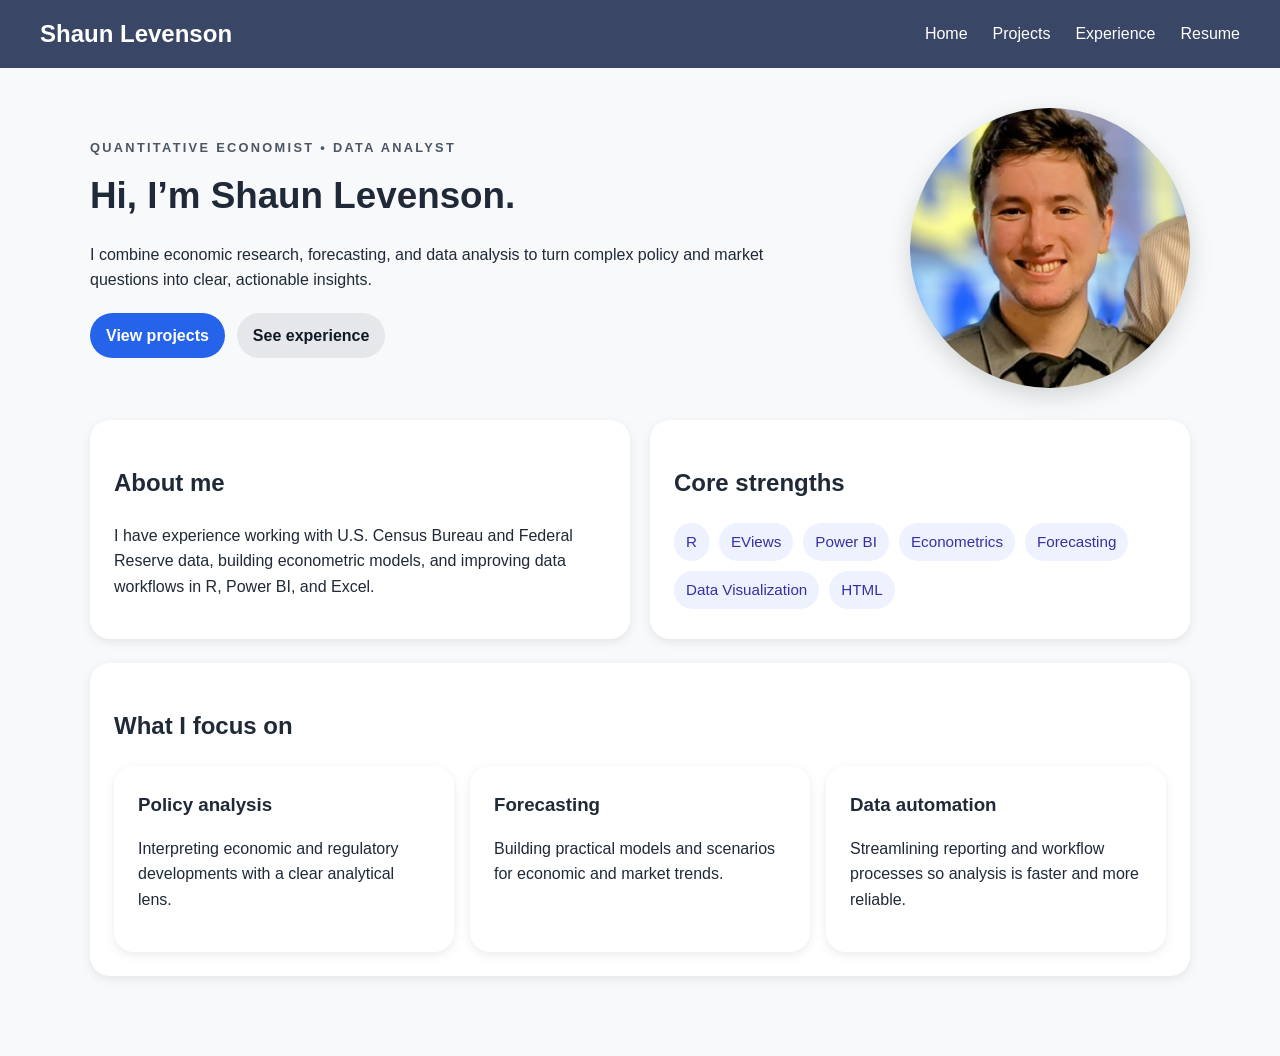
<file: index.html>
<!DOCTYPE html>
<html lang ="en-US">
<head>
<title>ShaunLevenson-portfolio</title>
<link rel="stylesheet" href="CSS/style.css">
<link rel="stylesheet" href="CSS/navbar.css">
<meta charset="utf-8">
<meta name="viewport" content="width=device-width, initial-scale=1">
</head>

    <body>
    <div id="navbar"></div>

    <main class="page-shell">
        <section class="hero">
            <div class="hero-copy">
                <p class="eyebrow">Quantitative Economist • Data Analyst</p>
                <h1>Hi, I’m Shaun Levenson.</h1>
                <p>I combine economic research, forecasting, and data analysis to turn complex policy and market questions into clear, actionable insights.</p>

                <div class="hero-actions">
                    <a class="btn btn-primary" href="projects.html">View projects</a>
                    <a class="btn btn-secondary" href="experience.html">See experience</a>
                </div>
            </div>

            <div class="hero-media">
                <img class="profile-photo" src="Downloads/Images/SL_Professional_headshot.jpg" alt="Shaun Levenson" decoding="async">
            </div>
        </section>

        <section class="content-grid">
            <article class="content-card">
                <h2>About me</h2>
                <p>I have experience working with U.S. Census Bureau and Federal Reserve data, building econometric models, and improving data workflows in R, Power BI, and Excel.</p>
            </article>

            <article class="content-card">
                <h2>Core strengths</h2>
                <ul class="pill-list">
                    <li>R</li>
                    <li>EViews</li>
                    <li>Power BI</li>
                    <li>Econometrics</li>
                    <li>Forecasting</li>
                    <li>Data Visualization</li>
                    <li>HTML</li>
                </ul>
            </article>
        </section>

        <section class="content-card">
            <h2>What I focus on</h2>
            <div class="feature-list">
                <div class="feature-item">
                    <h3>Policy analysis</h3>
                    <p>Interpreting economic and regulatory developments with a clear analytical lens.</p>
                </div>
                <div class="feature-item">
                    <h3>Forecasting</h3>
                    <p>Building practical models and scenarios for economic and market trends.</p>
                </div>
                <div class="feature-item">
                    <h3>Data automation</h3>
                    <p>Streamlining reporting and workflow processes so analysis is faster and more reliable.</p>
                </div>
            </div>
        </section>
    </main>

<script defer src="JS/navbar.js"></script>
    </body>
</html>
</file>
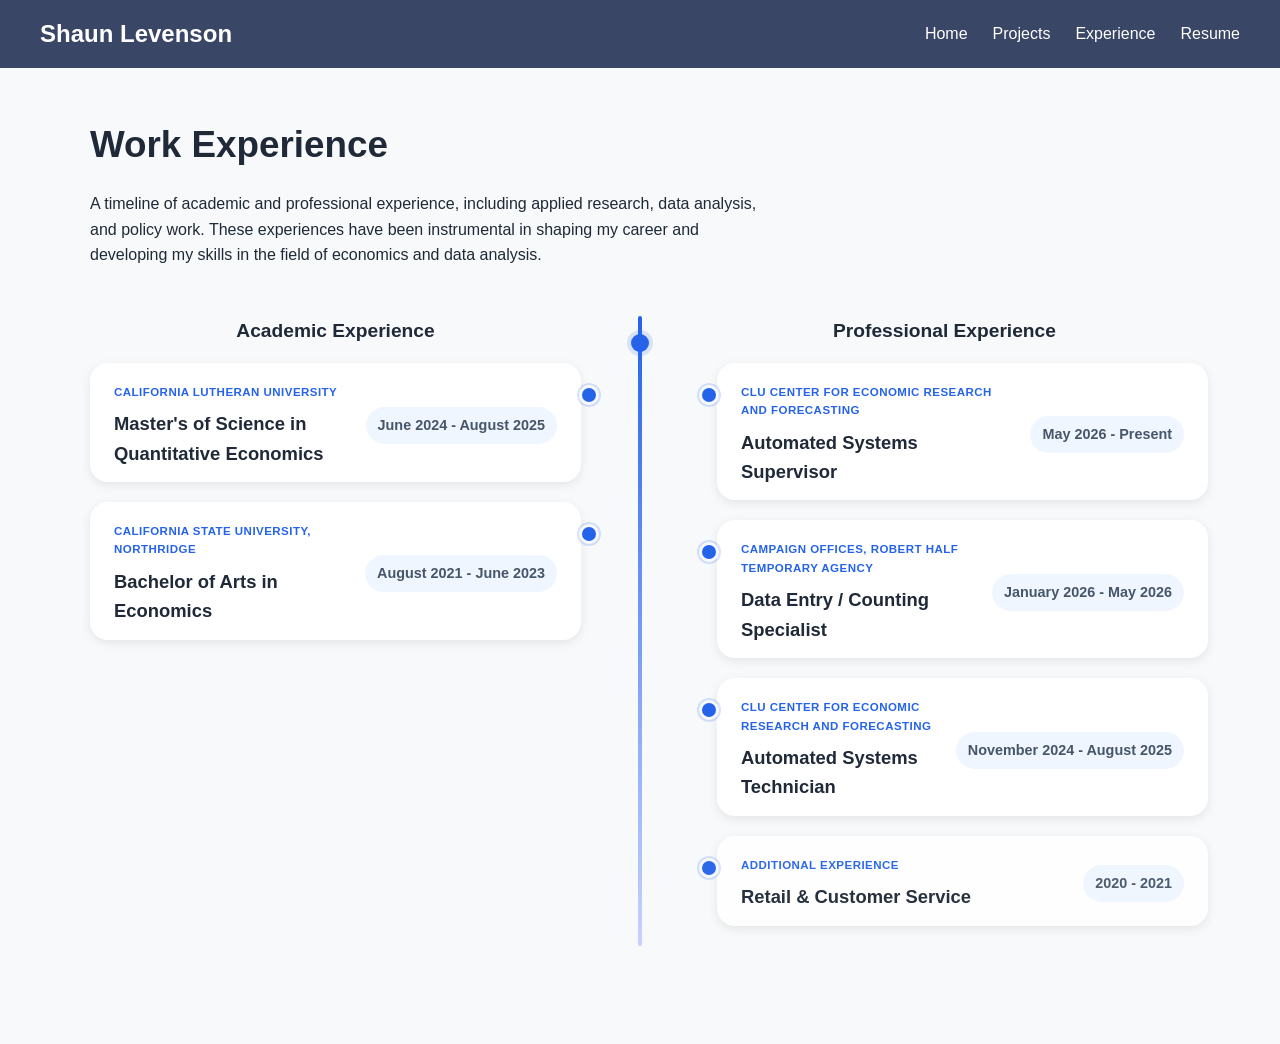
<file: experience.html>
<!DOCTYPE html>
<html lang ="en-US">
<head>
<title>Experience</title>
<link rel="stylesheet" href="CSS/style.css">
<link rel="stylesheet" href="CSS/navbar.css">
<meta charset="utf-8">
<meta name="viewport" content="width=device-width, initial-scale=1">
</head>

<body>

    <div id="navbar"></div>

   <main class="page-shell">
        <section class="hero">
            <div class="hero-copy">
                <h1>Work Experience</h1>
                <p>A timeline of academic and professional experience, including applied research, data analysis, and policy work. These experiences have been instrumental in shaping my career and developing my skills in the field of economics and data analysis.</p>
            </div>
        </section>

 <section class="timeline-section">
    <div class="timeline timeline-split" aria-label="Academic and professional experience timeline">
        <div class="timeline-column timeline-column-left" data-column="academic">
            <h2 class="column-label">Academic Experience</h2>
        </div>

        <div class="timeline-center-rail" aria-hidden="true"></div>

        <div class="timeline-column timeline-column-right" data-column="professional">
            <h2 class="column-label">Professional Experience</h2>
        </div>
    </div>

    <div class="timeline-item academic-item" data-type="academic" data-year="2024">
        <div class="timeline-content">
            <button class="timeline-card-header" type="button" aria-expanded="false">
                <div>
                    <p class="timeline-role">California Lutheran University</p>
                    <h3>Master's of Science in Quantitative Economics</h3>
                </div>
                <span class="timeline-date">June 2024 - August 2025</span>
            </button>

            <div class="timeline-body">
                <ul>
                    <li>Developed proficiency in modern econometric and data analysis techniques.</li>
                    <li>Applied a quantitative lens to analyze policy and form recommendations based on data-driven insights.</li>
                    <li>Conducted relevant economic research and analysis to support evidence-based decision making.</li>
                </li>

                </ul>
                <div class="skill-tags" aria-label="Academic skills">
                    <span>Econometrics</span>
                    <span>Data Analysis</span>
                    <span>Statistics</span>
                    <span>Policy Analysis</span>
                </div>
                <div class="academic-subcards">
                    <section class="academic-subcard">
                        <h4>Projects</h4>
                        <ul>
                            <li><a href="Projects/technology-gdp.html">Technology Sector GDP Forecast</a></li>
                            <li><a href="Projects/FFRT_Brief.html">Federal Funds Rate Target Policy</a></li>
                            <li><a href="Projects/GHG_Brief.html">Greenhouse Gas Policy</a></li>
                            <li><a href="Projects/Bank_Marketing.html">Predictive Modeling for Marketing</a></li>
                        </ul>
                    </section>
                </div>
                <div class="timeline-actions">
                    <a class="btn btn-secondary" href="Experience/CLU-MSQE.html">View academic details</a>
                </div>
            </div>
        </div>
    </div>

    <div class="timeline-item academic-item" data-type="academic" data-year="2023">
        <div class="timeline-content">
            <button class="timeline-card-header" type="button" aria-expanded="false">
                <div>
                    <p class="timeline-role">California State University, Northridge</p>
                    <h3>Bachelor of Arts in Economics</h3>
                </div>
                <span class="timeline-date">August 2021 - June 2023</span>
            </button>

            <div class="timeline-body">
                <ul>
                    <li>Built a foundation in economic theory and evidence-based interpretation.</li>
                    <li>Strengthened communication and analytical writing through coursework and applied projects.</li>
                </ul>
                <div class="skill-tags" aria-label="Academic skills">
                    <span>Economic Theory</span>
                    <span>Writing</span>
                    <span>Presentations</span>
                    <span>Research</span>
                </div>
                <div class="timeline-actions">
                    <a class="btn btn-secondary" href="Experience/CSUN-BAE.html">View academic details</a>
                </div>
            </div>
        </div>
    </div>

    <div class="timeline-item professional-item" data-type="professional" data-year="2026">
        <div class="timeline-content">
            <button class="timeline-card-header" type="button" aria-expanded="false">
                <div>
                    <p class="timeline-role">CLU Center for Economic Research and Forecasting</p>
                    <h3>Automated Systems Supervisor</h3>
                </div>
                <span class="timeline-date">May 2026 - Present</span>
            </button>

            <div class="timeline-body">
                <ul>
                    <li>Created dynamic Excel reporting tables using lookup functions to automate data integration and improve reporting consistency.</li>
                    <li>Reduced time costs by 75% by supervising the refinement of existing data extraction workflows in R.</li>
                </ul>
                <div class="skill-tags" aria-label="Skills for this role">
                    <span>Microsoft Excel</span>
                    <span>R Programming</span>
                    <span>Data Automation</span>
                    <span>Power BI</span>
                </div>
                <div class="timeline-actions">
                    <a class="btn btn-secondary" href="Experience/automated-systems-supervisor.html">View role details</a>
                </div>
            </div>
        </div>
    </div>

    <div class="timeline-item professional-item" data-type="professional" data-year="2026">
        <div class="timeline-content">
            <button class="timeline-card-header" type="button" aria-expanded="false">
                <div>
                    <p class="timeline-role">Campaign Offices, Robert Half Temporary Agency</p>
                    <h3>Data Entry / Counting Specialist</h3>
                </div>
                <span class="timeline-date">January 2026 - May 2026</span>
            </button>

            <div class="timeline-body">
                <ul>
                    <li>Processed 8,000+ petition signatures daily, ranking in the top 1% for performance.</li>
                    <li>Reconciled physical petitions with electronic records to support accurate election processing.</li>
                </ul>
                <div class="skill-tags" aria-label="Skills for this role">
                    <span>Data Entry</span>
                    <span>Accuracy</span>
                    <span>Record Reconciliation</span>
                    <span>Compliance</span>
                </div>
                <div class="timeline-actions">
                    <a class="btn btn-secondary" href="Experience/data-entry-counting-specialist.html">View role details</a>
                </div>
            </div>
        </div>
    </div>

    <div class="timeline-item professional-item" data-type="professional" data-year="2025">
        <div class="timeline-content">
            <button class="timeline-card-header" type="button" aria-expanded="false">
                <div>
                    <p class="timeline-role">CLU Center for Economic Research and Forecasting</p>
                    <h3>Automated Systems Technician</h3>
                </div>
                <span class="timeline-date">November 2024 - August 2025</span>
            </button>

            <div class="timeline-body">
                <ul>
                    <li>Performed quality assurance on economic reports, graphics, and tables.</li>
                    <li>Reduced data workflow time costs by 3 hours per run by automating Census Bureau data extraction in R.</li>
                </ul>
                <div class="skill-tags" aria-label="Skills for this role">
                    <span>R Programming</span>
                    <span>Microsoft Excel</span>
                    <span>QA</span>
                    <span>Census Data</span>
                </div>
                <div class="timeline-actions">
                    <a class="btn btn-secondary" href="Experience/automated-systems-technician.html">View role details</a>
                </div>
            </div>
        </div>
    </div>

    <div class="timeline-item professional-item timeline-item-secondary" data-type="professional" data-year="2020">
        <div class="timeline-content">
            <button class="timeline-card-header" type="button" aria-expanded="false">
                <div>
                    <p class="timeline-role">Additional Experience</p>
                    <h3>Retail & Customer Service</h3>
                </div>
                <span class="timeline-date">2020 - 2021</span>
            </button>

            <div class="timeline-body">
                <ul>
                    <li>Five Below, November 2020 - January 2021</li>
                    <li>Office Depot, August 2020 - November 2021</li>
                </ul>
                <div class="skill-tags" aria-label="Skills for this role">
                    <span>Customer Service</span>
                    <span>Operations</span>
                    <span>Inventory</span>
                </div>
            </div>
        </div>
    </div>
</section>
    </main>

    <script defer src="JS/navbar.js"></script>
    <script>
        const timelineColumns = {
            academic: document.querySelector('.timeline-column-left'),
            professional: document.querySelector('.timeline-column-right')
        };

        document.querySelectorAll('.timeline-item[data-type]').forEach((item) => {
            const type = item.dataset.type;
            const target = timelineColumns[type];
            if (target) {
                target.appendChild(item);
            }
        });

        const timelineItems = [...document.querySelectorAll('.timeline-item[data-type]')];
        const timelineStorageKey = 'experience-open-cards';
        let openCardIds = new Set();

        try {
            openCardIds = new Set(JSON.parse(localStorage.getItem(timelineStorageKey) || '[]'));
        } catch (error) {
            openCardIds = new Set();
        }

        const getCardId = (item, index) => `${item.dataset.type}:${item.dataset.year}:${index}`;

        const saveOpenCards = () => {
            localStorage.setItem(timelineStorageKey, JSON.stringify([...openCardIds]));
        };

        const setTimelineBodyHeight = (item, isExpanded) => {
            const body = item.querySelector('.timeline-body');
            if (body) {
                body.style.maxHeight = isExpanded ? `${body.scrollHeight}px` : '0px';
                body.setAttribute('aria-hidden', String(!isExpanded));
                body.inert = !isExpanded;
            }
        };

        document.querySelectorAll('.timeline-card-header').forEach((button) => {
            button.addEventListener('click', () => {
                const item = button.closest('.timeline-item');
                const isExpanded = item.classList.contains('is-expanded');

                item.classList.toggle('is-expanded', !isExpanded);
                button.setAttribute('aria-expanded', String(!isExpanded));
                setTimelineBodyHeight(item, !isExpanded);

                const itemIndex = timelineItems.indexOf(item);
                const cardId = getCardId(item, itemIndex);
                if (isExpanded) {
                    openCardIds.delete(cardId);
                } else {
                    openCardIds.add(cardId);
                }
                saveOpenCards();
            });
        });

        timelineItems.forEach((item, index) => {
            item.classList.remove('is-visible');
            const isExpanded = openCardIds.has(getCardId(item, index));
            item.classList.toggle('is-expanded', isExpanded);
            const button = item.querySelector('.timeline-card-header');
            const body = item.querySelector('.timeline-body');
            if (button) {
                button.setAttribute('aria-expanded', String(isExpanded));
            }
            if (body) {
                body.id = `timeline-body-${index}`;
                button?.setAttribute('aria-controls', body.id);
            }
            setTimelineBodyHeight(item, isExpanded);
        });

        window.addEventListener('resize', () => {
            timelineItems.forEach((item) => {
                if (item.classList.contains('is-expanded')) {
                    setTimelineBodyHeight(item, true);
                }
            });
        });

    </script>

</body>
</file>
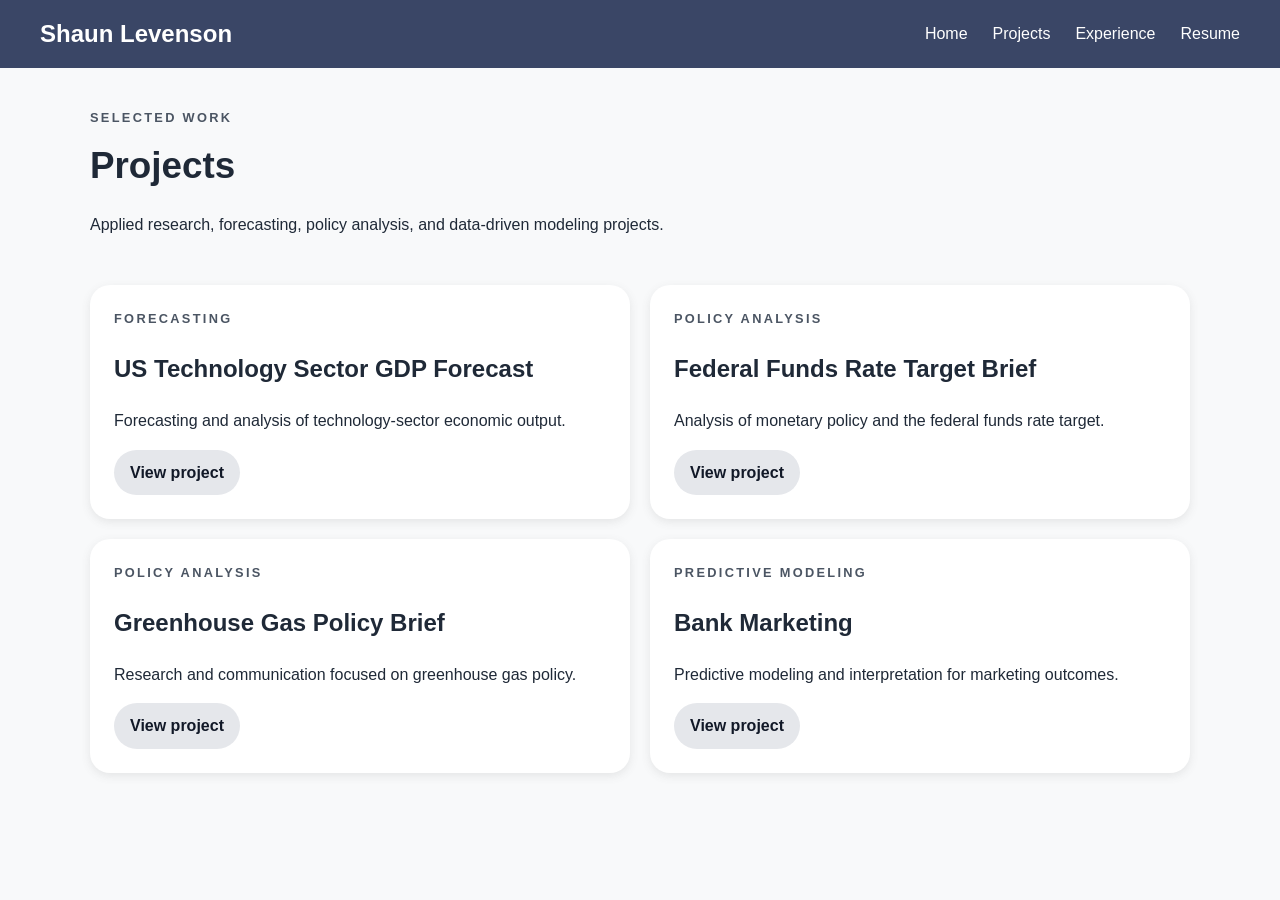
<file: projects.html>
<!DOCTYPE html>
<html lang ="en-US">
<head>
<title>Projects</title>
<link rel="stylesheet" href="CSS/style.css">
<link rel="stylesheet" href="CSS/navbar.css">
<meta charset="utf-8">
<meta name="viewport" content="width=device-width, initial-scale=1">
</head>

<body>

    <div id="navbar"></div>

    <main class="page-shell">
        <section class="hero">
            <div class="hero-copy">
                <p class="eyebrow">Selected Work</p>
                <h1>Projects</h1>
                <p>Applied research, forecasting, policy analysis, and data-driven modeling projects.</p>
            </div>
        </section>

        <section class="content-grid" aria-label="Project portfolio">
            <article class="content-card">
                <p class="eyebrow">Forecasting</p>
                <h2>US Technology Sector GDP Forecast</h2>
                <p>Forecasting and analysis of technology-sector economic output.</p>
                <a class="btn btn-secondary" href="Projects/technology-gdp.html">View project</a>
            </article>
            <article class="content-card">
                <p class="eyebrow">Policy Analysis</p>
                <h2>Federal Funds Rate Target Brief</h2>
                <p>Analysis of monetary policy and the federal funds rate target.</p>
                <a class="btn btn-secondary" href="Projects/FFRT_Brief.html">View project</a>
            </article>
            <article class="content-card">
                <p class="eyebrow">Policy Analysis</p>
                <h2>Greenhouse Gas Policy Brief</h2>
                <p>Research and communication focused on greenhouse gas policy.</p>
                <a class="btn btn-secondary" href="Projects/GHG_Brief.html">View project</a>
            </article>
            <article class="content-card">
                <p class="eyebrow">Predictive Modeling</p>
                <h2>Bank Marketing</h2>
                <p>Predictive modeling and interpretation for marketing outcomes.</p>
                <a class="btn btn-secondary" href="Projects/Bank_Marketing.html">View project</a>
            </article>
        </section>
    </main>

    <script defer src="JS/navbar.js"></script>

</body>
</file>
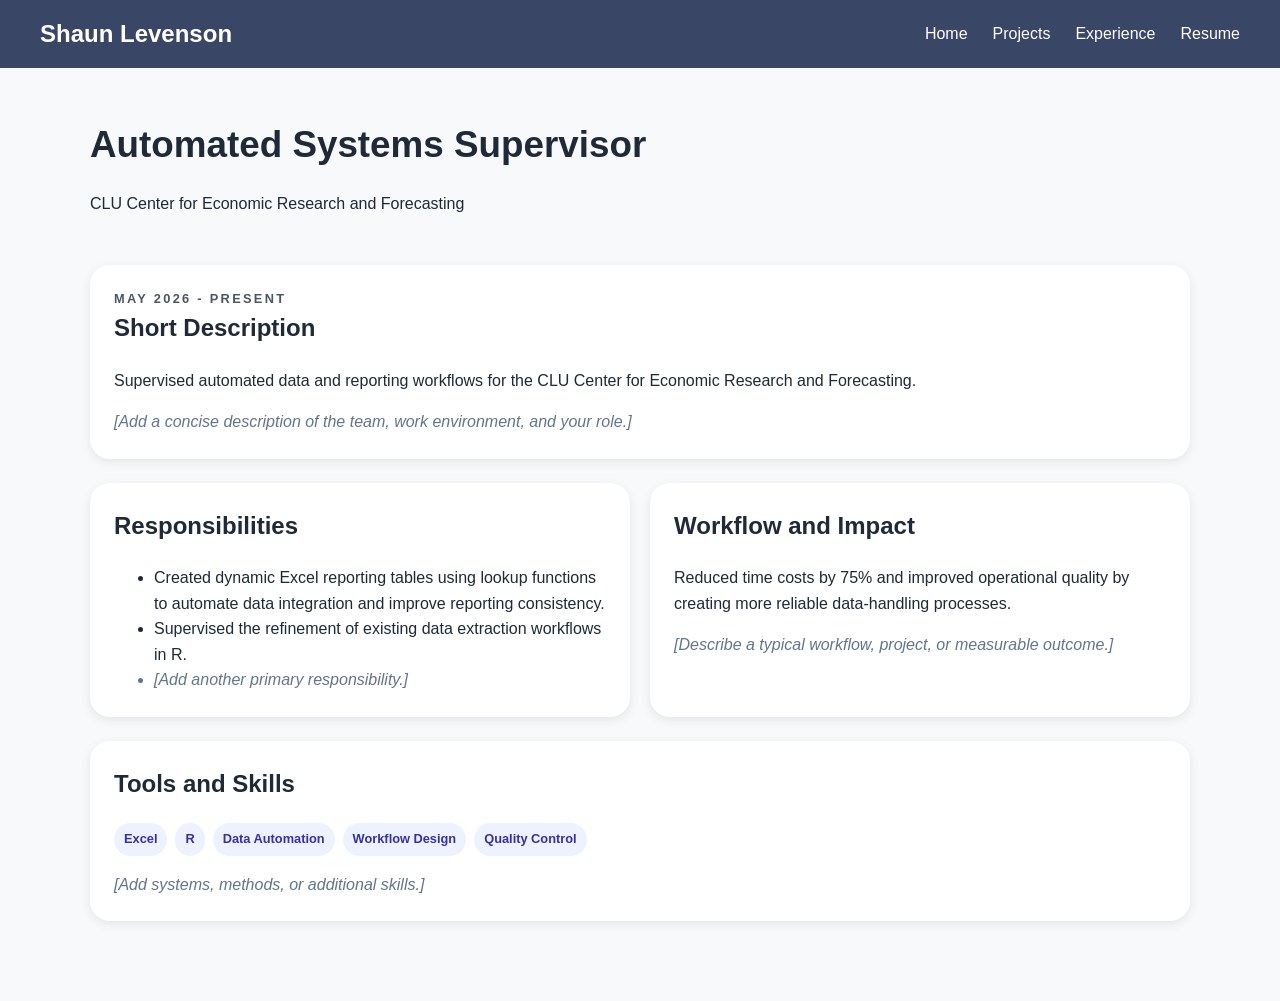
<file: Experience/automated-systems-supervisor.html>
<!DOCTYPE html>
<html lang="en-US">
<head>
<title>Automated Systems Supervisor</title>
<link rel="stylesheet" href="../CSS/style.css">
<link rel="stylesheet" href="../CSS/navbar.css">
<meta charset="utf-8">
<meta name="viewport" content="width=device-width, initial-scale=1">
</head>
<body>
    <div id="navbar"></div>

    <main class="page-shell">
        <section class="hero">
            <div class="hero-copy">
                <h1>Automated Systems Supervisor</h1>
                <p>CLU Center for Economic Research and Forecasting</p>
            </div>
        </section>

        <section class="content-card detail-card">
            <p class="eyebrow">May 2026 - Present</p>
            <h2>Short Description</h2>
            <p>Supervised automated data and reporting workflows for the CLU Center for Economic Research and Forecasting.</p>
            <p class="detail-placeholder">[Add a concise description of the team, work environment, and your role.]</p>
        </section>

        <div class="detail-grid">
            <section class="content-card detail-card">
                <h2>Responsibilities</h2>
                <ul>
                    <li>Created dynamic Excel reporting tables using lookup functions to automate data integration and improve reporting consistency.</li>
                    <li>Supervised the refinement of existing data extraction workflows in R.</li>
                    <li class="detail-placeholder">[Add another primary responsibility.]</li>
                </ul>
            </section>
            <section class="content-card detail-card">
                <h2>Workflow and Impact</h2>
                <p>Reduced time costs by 75% and improved operational quality by creating more reliable data-handling processes.</p>
                <p class="detail-placeholder">[Describe a typical workflow, project, or measurable outcome.]</p>
            </section>
        </div>

        <section class="content-card detail-card">
            <h2>Tools and Skills</h2>
            <div class="skill-tags" aria-label="Skills for this role">
                <span>Excel</span>
                <span>R</span>
                <span>Data Automation</span>
                <span>Workflow Design</span>
                <span>Quality Control</span>
            </div>
            <p class="detail-placeholder">[Add systems, methods, or additional skills.]</p>
        </section>
    </main>

    <script defer src="../JS/navbar.js"></script>
</body>
</html>
</file>
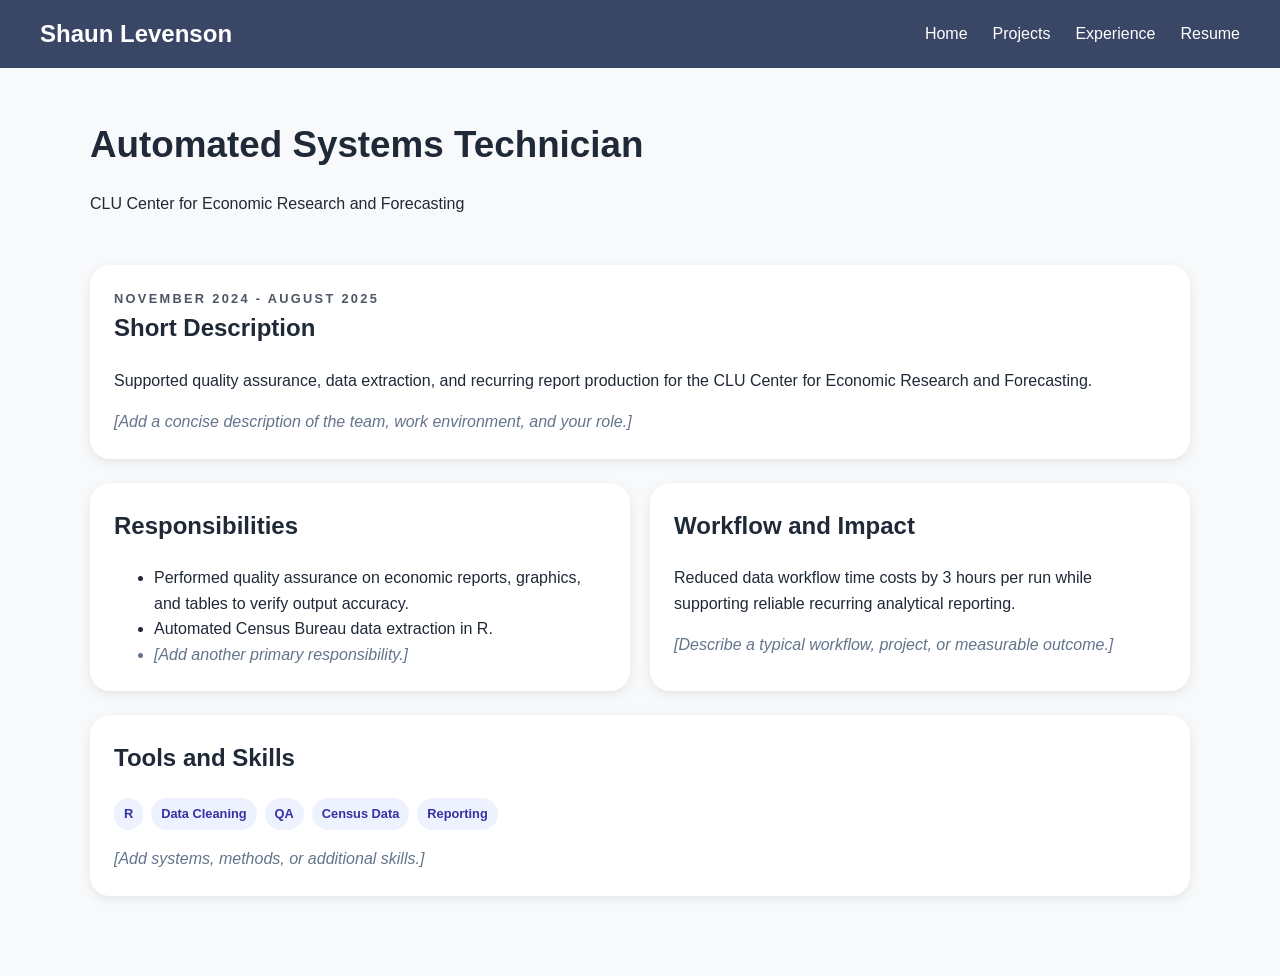
<file: Experience/automated-systems-technician.html>
<!DOCTYPE html>
<html lang="en-US">
<head>
<title>Automated Systems Technician</title>
<link rel="stylesheet" href="../CSS/style.css">
<link rel="stylesheet" href="../CSS/navbar.css">
<meta charset="utf-8">
<meta name="viewport" content="width=device-width, initial-scale=1">
</head>
<body>
    <div id="navbar"></div>

    <main class="page-shell">
        <section class="hero">
            <div class="hero-copy">
                <h1>Automated Systems Technician</h1>
                <p>CLU Center for Economic Research and Forecasting</p>
            </div>
        </section>

        <section class="content-card detail-card">
            <p class="eyebrow">November 2024 - August 2025</p>
            <h2>Short Description</h2>
            <p>Supported quality assurance, data extraction, and recurring report production for the CLU Center for Economic Research and Forecasting.</p>
            <p class="detail-placeholder">[Add a concise description of the team, work environment, and your role.]</p>
        </section>

        <div class="detail-grid">
            <section class="content-card detail-card">
                <h2>Responsibilities</h2>
                <ul>
                    <li>Performed quality assurance on economic reports, graphics, and tables to verify output accuracy.</li>
                    <li>Automated Census Bureau data extraction in R.</li>
                    <li class="detail-placeholder">[Add another primary responsibility.]</li>
                </ul>
            </section>
            <section class="content-card detail-card">
                <h2>Workflow and Impact</h2>
                <p>Reduced data workflow time costs by 3 hours per run while supporting reliable recurring analytical reporting.</p>
                <p class="detail-placeholder">[Describe a typical workflow, project, or measurable outcome.]</p>
            </section>
        </div>

        <section class="content-card detail-card">
            <h2>Tools and Skills</h2>
            <div class="skill-tags" aria-label="Skills for this role">
                <span>R</span>
                <span>Data Cleaning</span>
                <span>QA</span>
                <span>Census Data</span>
                <span>Reporting</span>
            </div>
            <p class="detail-placeholder">[Add systems, methods, or additional skills.]</p>
        </section>
    </main>

    <script defer src="../JS/navbar.js"></script>
</body>
</html>
</file>
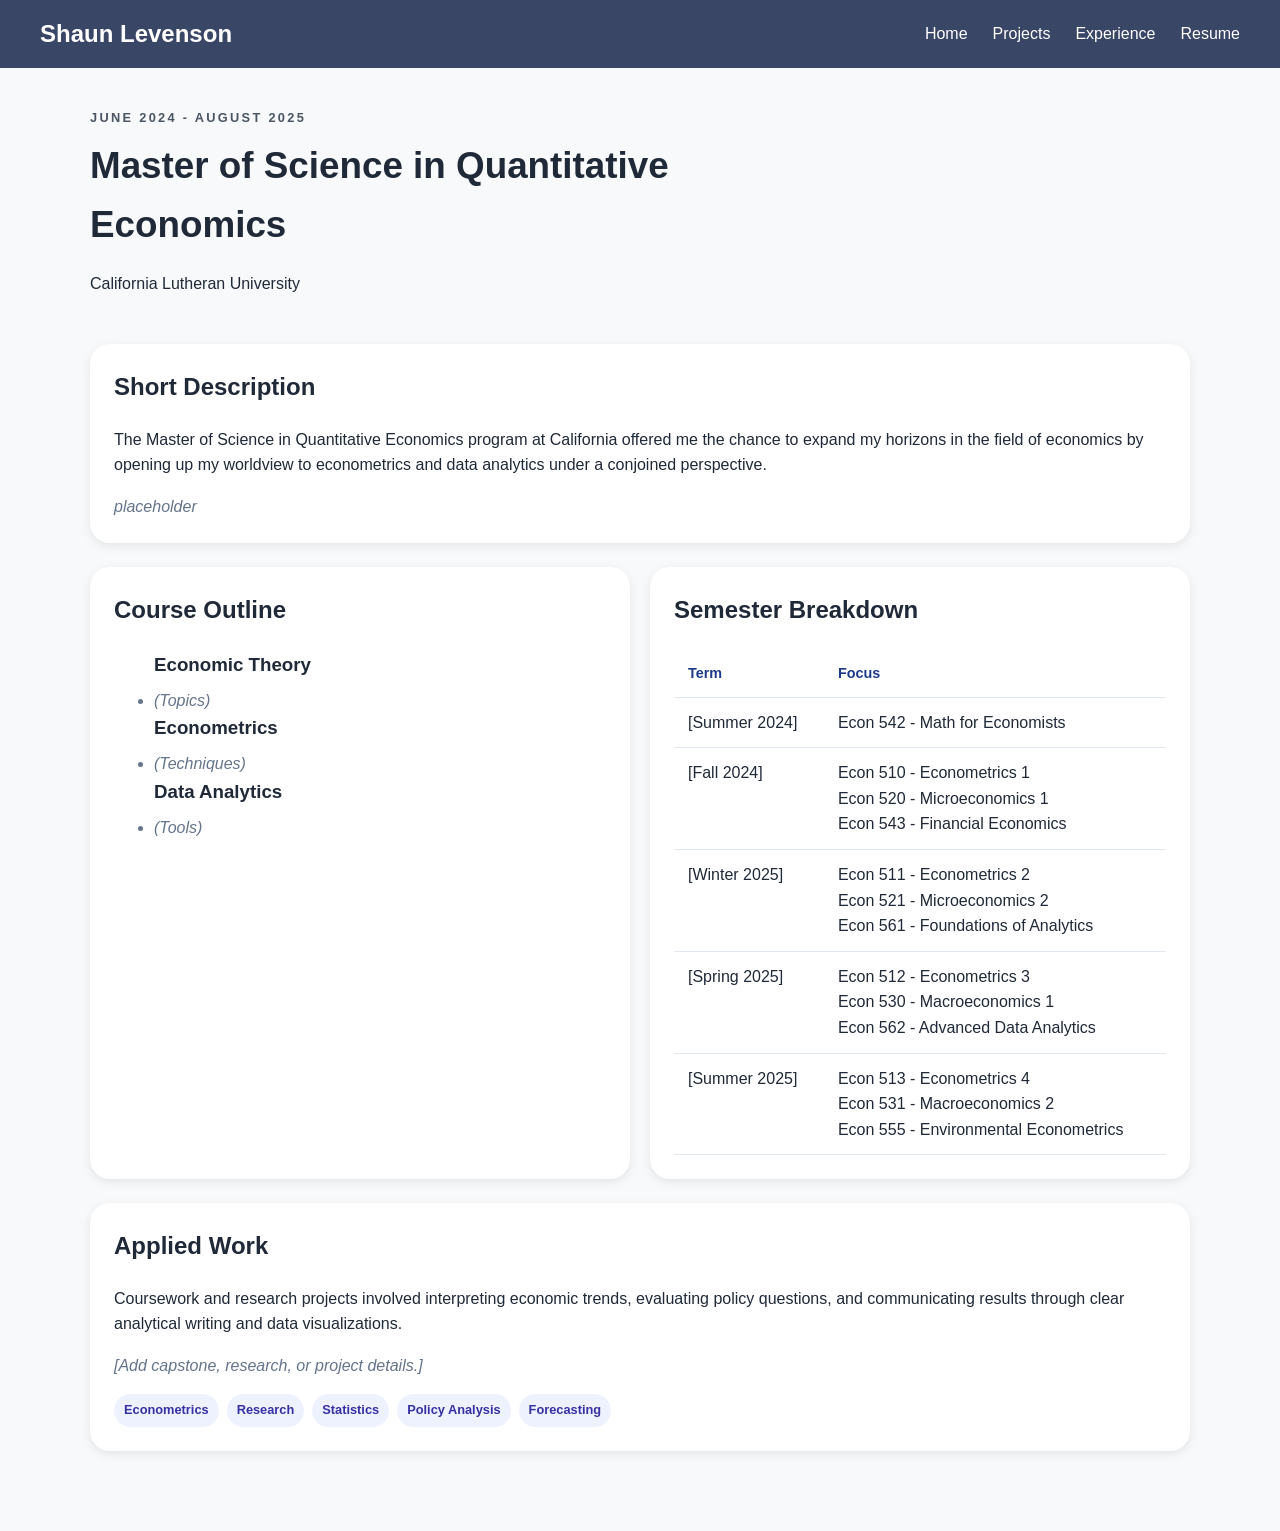
<file: Experience/CLU-MSQE.html>
<!DOCTYPE html>
<html lang="en-US">
<head>
<title>CLU MSQE</title>
<link rel="stylesheet" href="../CSS/style.css">
<link rel="stylesheet" href="../CSS/navbar.css">
<meta charset="utf-8">
<meta name="viewport" content="width=device-width, initial-scale=1">
</head>
<body>
    <div id="navbar"></div>

    <main class="page-shell">
        <section class="hero">
            <div class="hero-copy">
                <p class="eyebrow">June 2024 - August 2025</p>
                <h1>Master of Science in Quantitative Economics</h1>
                <p>California Lutheran University</p>
            </div>
        </section>

        <section class="content-card detail-card">
            <h2>Short Description</h2>
            <p>The Master of Science in Quantitative Economics program at California offered me the chance to expand my horizons in the field of economics by opening up my worldview to econometrics and data analytics under a conjoined perspective.</p>
            <p class="detail-placeholder">placeholder</p>
        </section>

        <div class="detail-grid">
            <section class="content-card detail-card">
                <h2>Course Outline</h2>
                <ul>
                    <h3>Economic Theory</h3>
                        <li class="detail-placeholder">(Topics)</li>
                    <h3>Econometrics</h3>
                        <li class="detail-placeholder">(Techniques)</li>
                    <h3>Data Analytics</h3>
                        <li class="detail-placeholder">(Tools)</li>
                </ul>
            </section>

            <section class="content-card detail-card">
                <h2>Semester Breakdown</h2>
                <div class="detail-table-wrapper">
                    <table class="detail-table">
                        <thead>
                            <tr><th>Term          </th><th>Focus</th></tr>
                        </thead>
                        <tbody>
                            <tr><td>[Summer 2024]</td><td><div>Econ 542 - Math for Economists</div></td></tr>
                            <tr><td>[Fall 2024]</td><td><div>Econ 510 - Econometrics 1</div>
                                                        <div>Econ 520 - Microeconomics 1</div>
                                                        <div>Econ 543 - Financial Economics</div></td></tr>
                            <tr><td>[Winter 2025]</td><td><div>Econ 511 - Econometrics 2</div>
                                                        <div>Econ 521 - Microeconomics 2</div>
                                                        <div>Econ 561 - Foundations of Analytics</div></td></tr>
                            <tr><td>[Spring 2025]</td><td><div>Econ 512 - Econometrics 3</div>
                                                        <div>Econ 530 - Macroeconomics 1</div>
                                                        <div>Econ 562 - Advanced Data Analytics</div></td></tr>
                            <tr><td>[Summer 2025]</td><td><div>Econ 513 - Econometrics 4</div>
                                                        <div>Econ 531 - Macroeconomics 2</div>
                                                        <div>Econ 555 - Environmental Econometrics</div></td></tr>
                        </tbody>
                    </table>
                </div>
            </section>
        </div>

        <section class="content-card detail-card">
            <h2>Applied Work</h2>
            <p>Coursework and research projects involved interpreting economic trends, evaluating policy questions, and communicating results through clear analytical writing and data visualizations.</p>
            <p class="detail-placeholder">[Add capstone, research, or project details.]</p>
            <div class="skill-tags" aria-label="MSQE skills">
                <span>Econometrics</span>
                <span>Research</span>
                <span>Statistics</span>
                <span>Policy Analysis</span>
                <span>Forecasting</span>
            </div>
        </section>
    </main>

    <script defer src="../JS/navbar.js"></script>
</body>
</html>
</file>
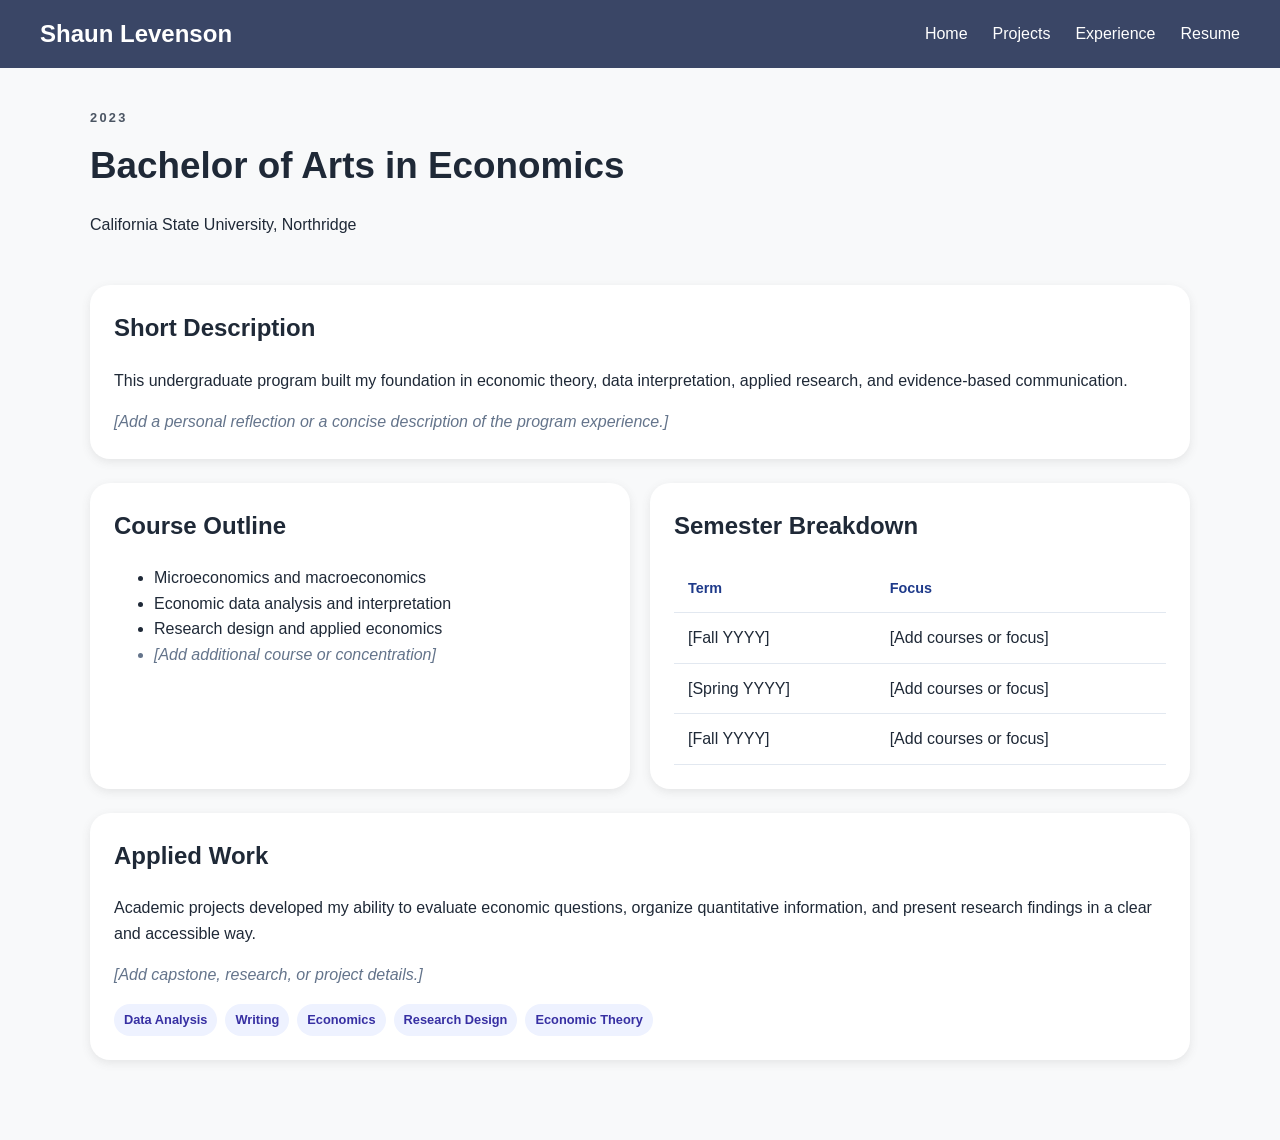
<file: Experience/CSUN-BAE.html>
<!DOCTYPE html>
<html lang="en-US">
<head>
<title>CSUN BAE</title>
<link rel="stylesheet" href="../CSS/style.css">
<link rel="stylesheet" href="../CSS/navbar.css">
<meta charset="utf-8">
<meta name="viewport" content="width=device-width, initial-scale=1">
</head>
<body>
    <div id="navbar"></div>

    <main class="page-shell">
        <section class="hero">
            <div class="hero-copy">
                <p class="eyebrow">2023</p>
                <h1>Bachelor of Arts in Economics</h1>
                <p>California State University, Northridge</p>
            </div>
        </section>

        <section class="content-card detail-card">
            <h2>Short Description</h2>
            <p>This undergraduate program built my foundation in economic theory, data interpretation, applied research, and evidence-based communication.</p>
            <p class="detail-placeholder">[Add a personal reflection or a concise description of the program experience.]</p>
        </section>

        <div class="detail-grid">
            <section class="content-card detail-card">
                <h2>Course Outline</h2>
                <ul>
                    <li>Microeconomics and macroeconomics</li>
                    <li>Economic data analysis and interpretation</li>
                    <li>Research design and applied economics</li>
                    <li class="detail-placeholder">[Add additional course or concentration]</li>
                </ul>
            </section>

            <section class="content-card detail-card">
                <h2>Semester Breakdown</h2>
                <div class="detail-table-wrapper">
                    <table class="detail-table">
                        <thead>
                            <tr><th>Term</th><th>Focus</th></tr>
                        </thead>
                        <tbody>
                            <tr><td>[Fall YYYY]</td><td>[Add courses or focus]</td></tr>
                            <tr><td>[Spring YYYY]</td><td>[Add courses or focus]</td></tr>
                            <tr><td>[Fall YYYY]</td><td>[Add courses or focus]</td></tr>
                        </tbody>
                    </table>
                </div>
            </section>
        </div>

        <section class="content-card detail-card">
            <h2>Applied Work</h2>
            <p>Academic projects developed my ability to evaluate economic questions, organize quantitative information, and present research findings in a clear and accessible way.</p>
            <p class="detail-placeholder">[Add capstone, research, or project details.]</p>
            <div class="skill-tags" aria-label="BA Economics skills">
                <span>Data Analysis</span>
                <span>Writing</span>
                <span>Economics</span>
                <span>Research Design</span>
                <span>Economic Theory</span>
            </div>
        </section>
    </main>

    <script defer src="../JS/navbar.js"></script>
</body>
</html>
</file>
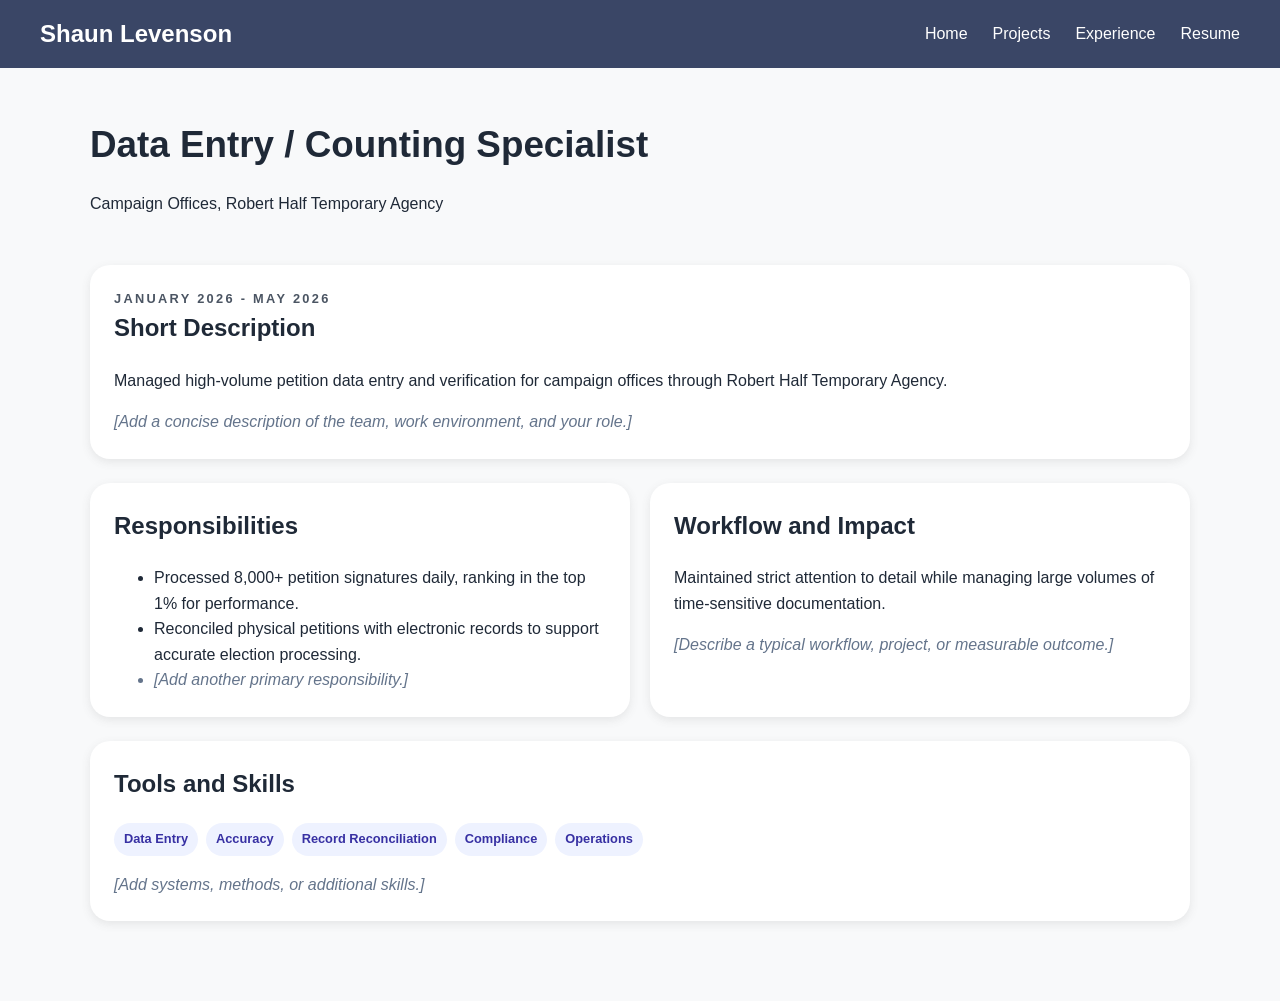
<file: Experience/data-entry-counting-specialist.html>
<!DOCTYPE html>
<html lang="en-US">
<head>
<title>Data Entry / Counting Specialist</title>
<link rel="stylesheet" href="../CSS/style.css">
<link rel="stylesheet" href="../CSS/navbar.css">
<meta charset="utf-8">
<meta name="viewport" content="width=device-width, initial-scale=1">
</head>
<body>
    <div id="navbar"></div>

    <main class="page-shell">
        <section class="hero">
            <div class="hero-copy">
                <h1>Data Entry / Counting Specialist</h1>
                <p>Campaign Offices, Robert Half Temporary Agency</p>
            </div>
        </section>

        <section class="content-card detail-card">
            <p class="eyebrow">January 2026 - May 2026</p>
            <h2>Short Description</h2>
            <p>Managed high-volume petition data entry and verification for campaign offices through Robert Half Temporary Agency.</p>
            <p class="detail-placeholder">[Add a concise description of the team, work environment, and your role.]</p>
        </section>

        <div class="detail-grid">
            <section class="content-card detail-card">
                <h2>Responsibilities</h2>
                <ul>
                    <li>Processed 8,000+ petition signatures daily, ranking in the top 1% for performance.</li>
                    <li>Reconciled physical petitions with electronic records to support accurate election processing.</li>
                    <li class="detail-placeholder">[Add another primary responsibility.]</li>
                </ul>
            </section>
            <section class="content-card detail-card">
                <h2>Workflow and Impact</h2>
                <p>Maintained strict attention to detail while managing large volumes of time-sensitive documentation.</p>
                <p class="detail-placeholder">[Describe a typical workflow, project, or measurable outcome.]</p>
            </section>
        </div>

        <section class="content-card detail-card">
            <h2>Tools and Skills</h2>
            <div class="skill-tags" aria-label="Skills for this role">
                <span>Data Entry</span>
                <span>Accuracy</span>
                <span>Record Reconciliation</span>
                <span>Compliance</span>
                <span>Operations</span>
            </div>
            <p class="detail-placeholder">[Add systems, methods, or additional skills.]</p>
        </section>
    </main>

    <script defer src="../JS/navbar.js"></script>
</body>
</html>
</file>
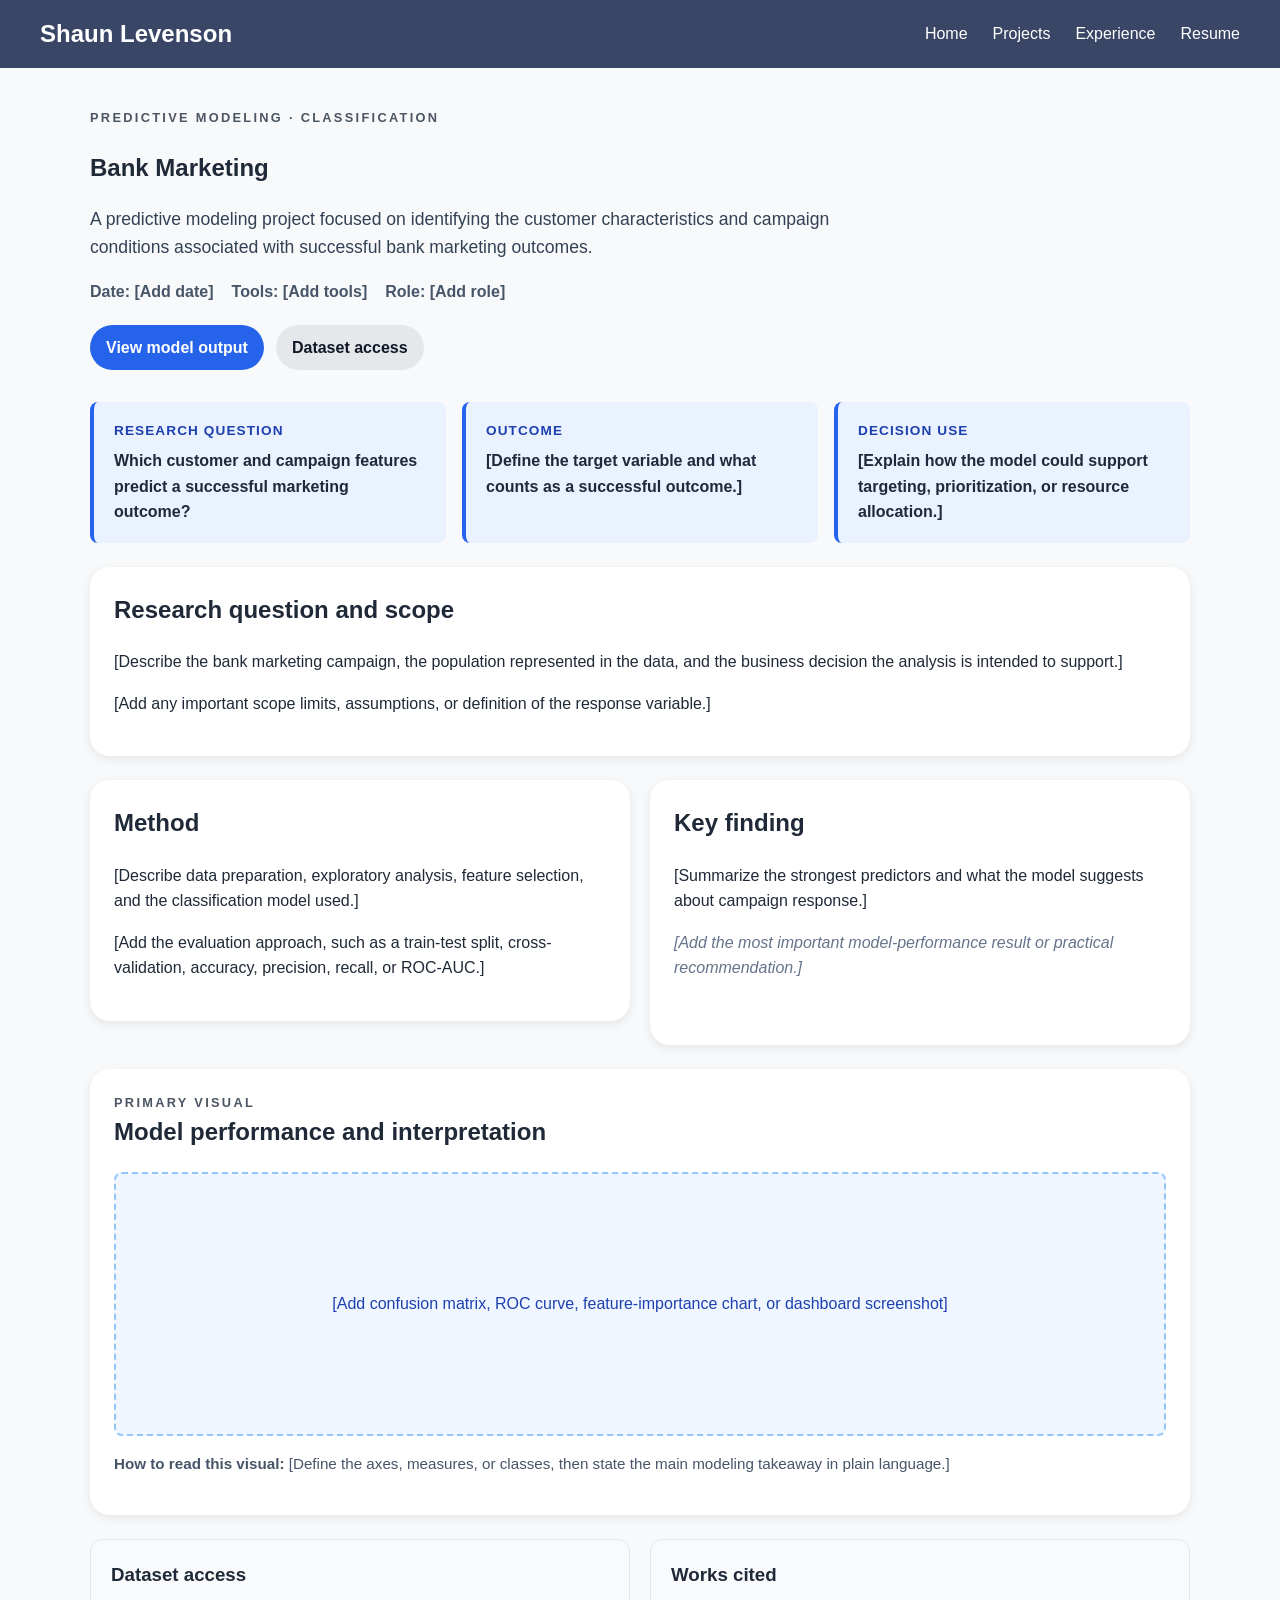
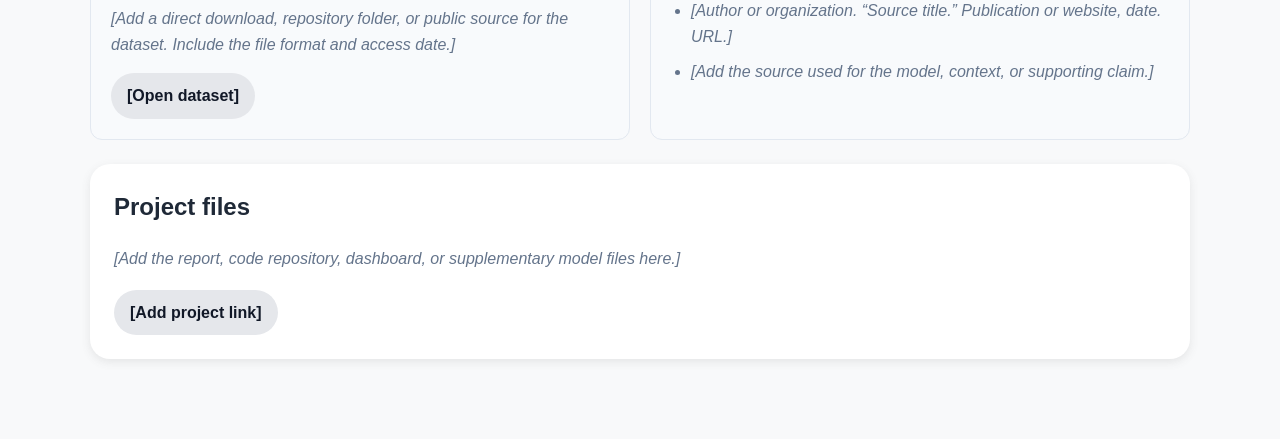
<file: Projects/Bank_Marketing.html>
<!DOCTYPE html>
<html lang ="en-US">
<head>
<title>Bank Marketing</title>
<link rel="stylesheet" href="../CSS/style.css">
<link rel="stylesheet" href="../CSS/navbar.css">
<link rel="stylesheet" href="../CSS/project-pages.css">
<meta charset="utf-8">
<meta name="viewport" content="width=device-width, initial-scale=1">
</head>

<body>

    <div id="navbar"></div>

    <main class="page-shell">
        <section class="project-hero">
            <p class="eyebrow">Predictive modeling · Classification</p>
            <h1>Bank Marketing</h1>
            <p class="project-intro">A predictive modeling project focused on identifying the customer characteristics and campaign conditions associated with successful bank marketing outcomes.</p>
            <div class="project-meta">
                <span>Date: [Add date]</span>
                <span>Tools: [Add tools]</span>
                <span>Role: [Add role]</span>
            </div>
            <div class="project-actions">
                <a class="btn btn-primary" href="#model-output">View model output</a>
                <a class="btn btn-secondary" href="#dataset">Dataset access</a>
            </div>
        </section>

        <section class="project-summary" aria-label="Project at a glance">
            <article class="summary-item">
                <h2>Research question</h2>
                <p>Which customer and campaign features predict a successful marketing outcome?</p>
            </article>
            <article class="summary-item">
                <h2>Outcome</h2>
                <p>[Define the target variable and what counts as a successful outcome.]</p>
            </article>
            <article class="summary-item">
                <h2>Decision use</h2>
                <p>[Explain how the model could support targeting, prioritization, or resource allocation.]</p>
            </article>
        </section>

        <section class="content-card project-section">
            <h2>Research question and scope</h2>
            <p>[Describe the bank marketing campaign, the population represented in the data, and the business decision the analysis is intended to support.]</p>
            <p>[Add any important scope limits, assumptions, or definition of the response variable.]</p>
        </section>

        <section class="content-grid">
            <article class="content-card project-section">
                <h2>Method</h2>
                <p>[Describe data preparation, exploratory analysis, feature selection, and the classification model used.]</p>
                <p>[Add the evaluation approach, such as a train-test split, cross-validation, accuracy, precision, recall, or ROC-AUC.]</p>
            </article>
            <article class="content-card project-section">
                <h2>Key finding</h2>
                <p>[Summarize the strongest predictors and what the model suggests about campaign response.]</p>
                <p class="project-placeholder">[Add the most important model-performance result or practical recommendation.]</p>
            </article>
        </section>

        <section id="model-output" class="content-card project-section">
            <p class="eyebrow">Primary visual</p>
            <h2>Model performance and interpretation</h2>
            <div class="chart-placeholder">[Add confusion matrix, ROC curve, feature-importance chart, or dashboard screenshot]</div>
            <p class="chart-description"><strong>How to read this visual:</strong> [Define the axes, measures, or classes, then state the main modeling takeaway in plain language.]</p>
        </section>

        <section class="research-grid" aria-label="Project research resources">
            <article id="dataset" class="research-card">
                <h3>Dataset access</h3>
                <p class="project-placeholder">[Add a direct download, repository folder, or public source for the dataset. Include the file format and access date.]</p>
                <a class="btn btn-secondary" href="#">[Open dataset]</a>
            </article>
            <article class="research-card">
                <h3>Works cited</h3>
                <ul class="resource-list project-placeholder">
                    <li>[Author or organization. “Source title.” Publication or website, date. URL.]</li>
                    <li>[Add the source used for the model, context, or supporting claim.]</li>
                </ul>
            </article>
        </section>

        <section class="content-card project-section">
            <h2>Project files</h2>
            <p class="project-placeholder">[Add the report, code repository, dashboard, or supplementary model files here.]</p>
            <div class="project-links">
                <a class="btn btn-secondary" href="#">[Add project link]</a>
            </div>
        </section>
    </main>

    <script defer src="../JS/navbar.js"></script>

</body>
</file>
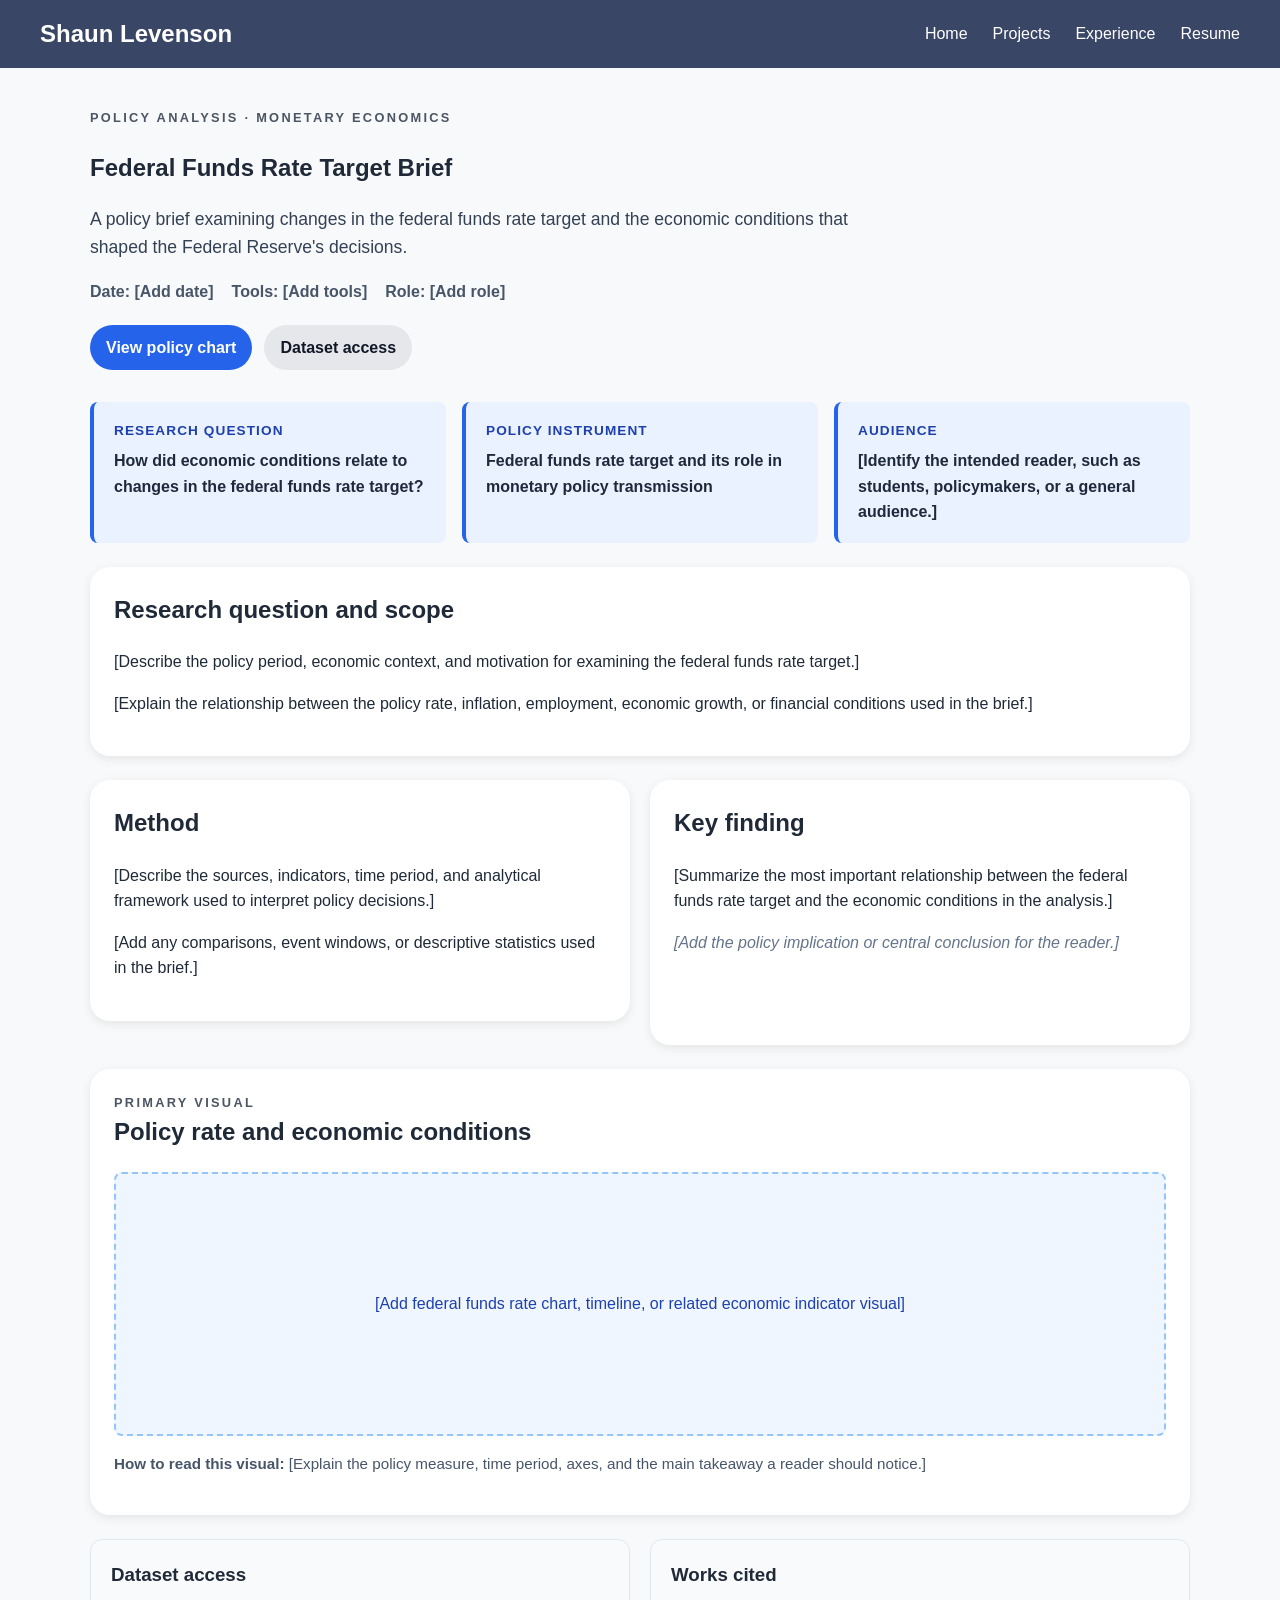
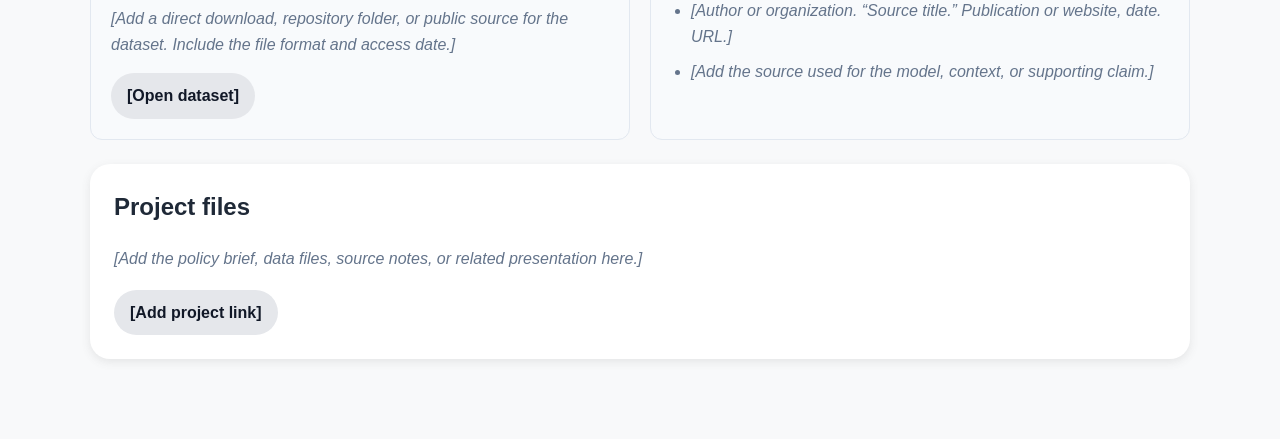
<file: Projects/FFRT_Brief.html>
<!DOCTYPE html>
<html lang ="en-US">
<head>
<title>Federal Funds Rate Target Brief</title>
<link rel="stylesheet" href="../CSS/style.css">
<link rel="stylesheet" href="../CSS/navbar.css">
<link rel="stylesheet" href="../CSS/project-pages.css">
<meta charset="utf-8">
<meta name="viewport" content="width=device-width, initial-scale=1">
</head>

<body>


    <div id="navbar"></div>

    <main class="page-shell">
        <section class="project-hero">
            <p class="eyebrow">Policy analysis · Monetary economics</p>
            <h1>Federal Funds Rate Target Brief</h1>
            <p class="project-intro">A policy brief examining changes in the federal funds rate target and the economic conditions that shaped the Federal Reserve's decisions.</p>
            <div class="project-meta">
                <span>Date: [Add date]</span>
                <span>Tools: [Add tools]</span>
                <span>Role: [Add role]</span>
            </div>
            <div class="project-actions">
                <a class="btn btn-primary" href="#policy-chart">View policy chart</a>
                <a class="btn btn-secondary" href="#dataset">Dataset access</a>
            </div>
        </section>

        <section class="project-summary" aria-label="Project at a glance">
            <article class="summary-item">
                <h2>Research question</h2>
                <p>How did economic conditions relate to changes in the federal funds rate target?</p>
            </article>
            <article class="summary-item">
                <h2>Policy instrument</h2>
                <p>Federal funds rate target and its role in monetary policy transmission</p>
            </article>
            <article class="summary-item">
                <h2>Audience</h2>
                <p>[Identify the intended reader, such as students, policymakers, or a general audience.]</p>
            </article>
        </section>

        <section class="content-card project-section">
            <h2>Research question and scope</h2>
            <p>[Describe the policy period, economic context, and motivation for examining the federal funds rate target.]</p>
            <p>[Explain the relationship between the policy rate, inflation, employment, economic growth, or financial conditions used in the brief.]</p>
        </section>

        <section class="content-grid">
            <article class="content-card project-section">
                <h2>Method</h2>
                <p>[Describe the sources, indicators, time period, and analytical framework used to interpret policy decisions.]</p>
                <p>[Add any comparisons, event windows, or descriptive statistics used in the brief.]</p>
            </article>
            <article class="content-card project-section">
                <h2>Key finding</h2>
                <p>[Summarize the most important relationship between the federal funds rate target and the economic conditions in the analysis.]</p>
                <p class="project-placeholder">[Add the policy implication or central conclusion for the reader.]</p>
            </article>
        </section>

        <section id="policy-chart" class="content-card project-section">
            <p class="eyebrow">Primary visual</p>
            <h2>Policy rate and economic conditions</h2>
            <div class="chart-placeholder">[Add federal funds rate chart, timeline, or related economic indicator visual]</div>
            <p class="chart-description"><strong>How to read this visual:</strong> [Explain the policy measure, time period, axes, and the main takeaway a reader should notice.]</p>
        </section>

        <section class="research-grid" aria-label="Project research resources">
            <article id="dataset" class="research-card">
                <h3>Dataset access</h3>
                <p class="project-placeholder">[Add a direct download, repository folder, or public source for the dataset. Include the file format and access date.]</p>
                <a class="btn btn-secondary" href="#">[Open dataset]</a>
            </article>
            <article class="research-card">
                <h3>Works cited</h3>
                <ul class="resource-list project-placeholder">
                    <li>[Author or organization. “Source title.” Publication or website, date. URL.]</li>
                    <li>[Add the source used for the model, context, or supporting claim.]</li>
                </ul>
            </article>
        </section>

        <section class="content-card project-section">
            <h2>Project files</h2>
            <p class="project-placeholder">[Add the policy brief, data files, source notes, or related presentation here.]</p>
            <div class="project-links">
                <a class="btn btn-secondary" href="#">[Add project link]</a>
            </div>
        </section>
    </main>

    <script defer src="../JS/navbar.js"></script>

</body>
</file>
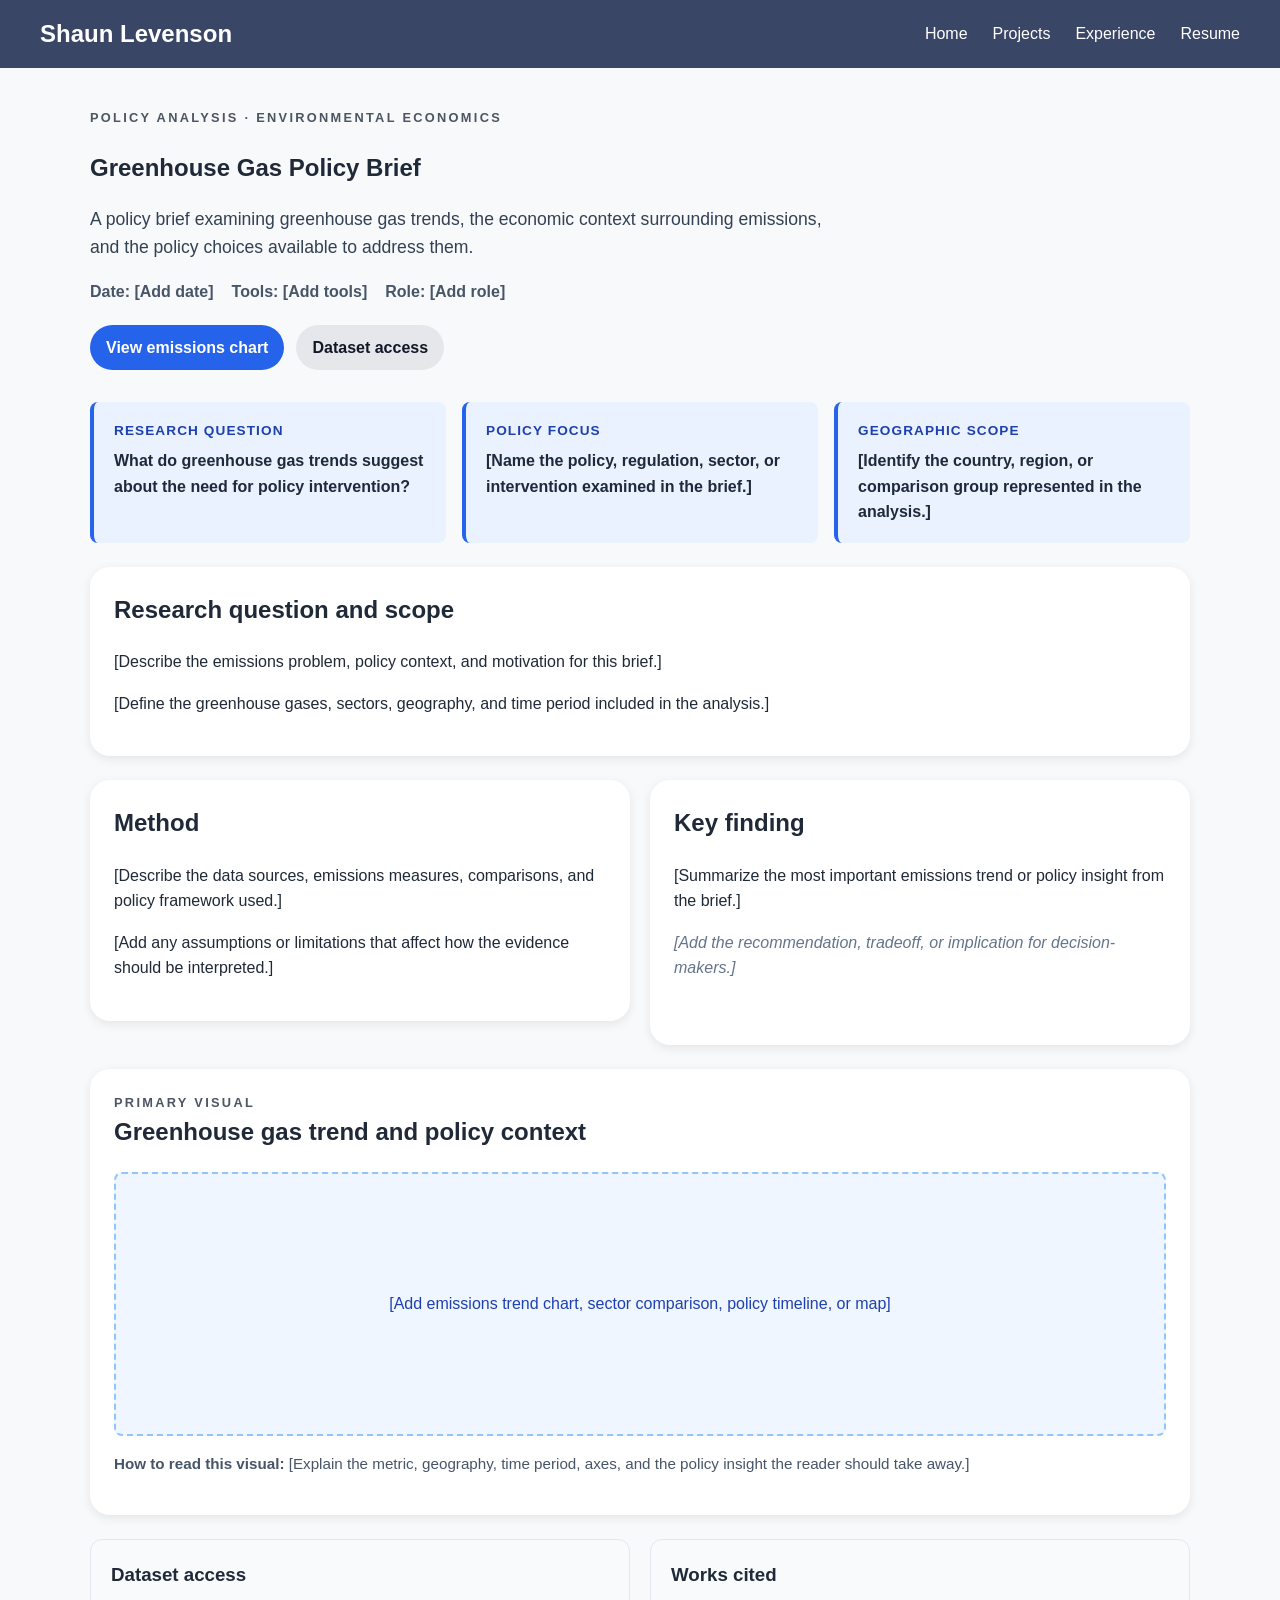
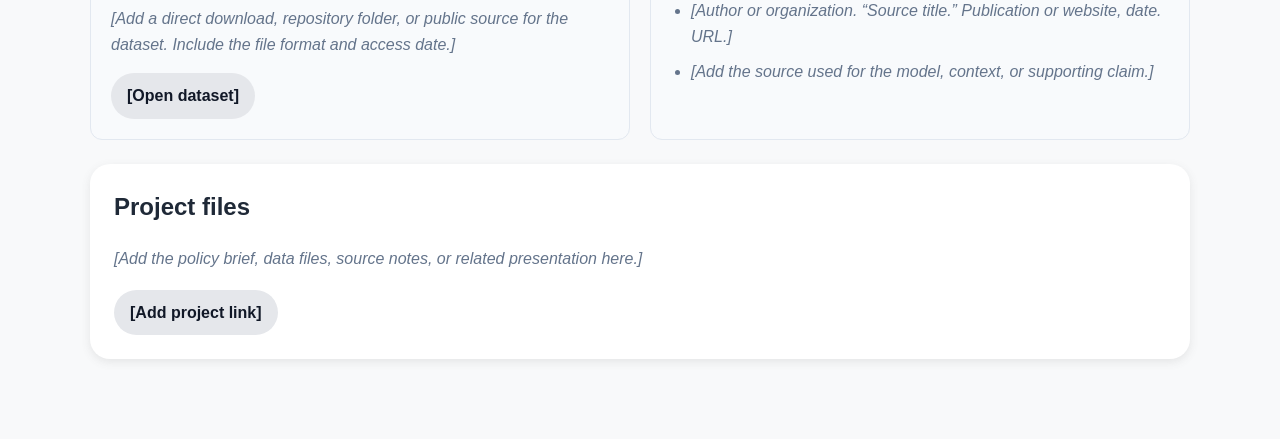
<file: Projects/GHG_Brief.html>
<!DOCTYPE html>
<html lang ="en-US">
<head>
<title>Greenhouse Gas Policy Brief</title>
<link rel="stylesheet" href="../CSS/style.css">
<link rel="stylesheet" href="../CSS/navbar.css">
<link rel="stylesheet" href="../CSS/project-pages.css">
<meta charset="utf-8">
<meta name="viewport" content="width=device-width, initial-scale=1">
</head>

<body>

    <div id="navbar"></div>

    <main class="page-shell">
        <section class="project-hero">
            <p class="eyebrow">Policy analysis · Environmental economics</p>
            <h1>Greenhouse Gas Policy Brief</h1>
            <p class="project-intro">A policy brief examining greenhouse gas trends, the economic context surrounding emissions, and the policy choices available to address them.</p>
            <div class="project-meta">
                <span>Date: [Add date]</span>
                <span>Tools: [Add tools]</span>
                <span>Role: [Add role]</span>
            </div>
            <div class="project-actions">
                <a class="btn btn-primary" href="#emissions-chart">View emissions chart</a>
                <a class="btn btn-secondary" href="#dataset">Dataset access</a>
            </div>
        </section>

        <section class="project-summary" aria-label="Project at a glance">
            <article class="summary-item">
                <h2>Research question</h2>
                <p>What do greenhouse gas trends suggest about the need for policy intervention?</p>
            </article>
            <article class="summary-item">
                <h2>Policy focus</h2>
                <p>[Name the policy, regulation, sector, or intervention examined in the brief.]</p>
            </article>
            <article class="summary-item">
                <h2>Geographic scope</h2>
                <p>[Identify the country, region, or comparison group represented in the analysis.]</p>
            </article>
        </section>

        <section class="content-card project-section">
            <h2>Research question and scope</h2>
            <p>[Describe the emissions problem, policy context, and motivation for this brief.]</p>
            <p>[Define the greenhouse gases, sectors, geography, and time period included in the analysis.]</p>
        </section>

        <section class="content-grid">
            <article class="content-card project-section">
                <h2>Method</h2>
                <p>[Describe the data sources, emissions measures, comparisons, and policy framework used.]</p>
                <p>[Add any assumptions or limitations that affect how the evidence should be interpreted.]</p>
            </article>
            <article class="content-card project-section">
                <h2>Key finding</h2>
                <p>[Summarize the most important emissions trend or policy insight from the brief.]</p>
                <p class="project-placeholder">[Add the recommendation, tradeoff, or implication for decision-makers.]</p>
            </article>
        </section>

        <section id="emissions-chart" class="content-card project-section">
            <p class="eyebrow">Primary visual</p>
            <h2>Greenhouse gas trend and policy context</h2>
            <div class="chart-placeholder">[Add emissions trend chart, sector comparison, policy timeline, or map]</div>
            <p class="chart-description"><strong>How to read this visual:</strong> [Explain the metric, geography, time period, axes, and the policy insight the reader should take away.]</p>
        </section>

        <section class="research-grid" aria-label="Project research resources">
            <article id="dataset" class="research-card">
                <h3>Dataset access</h3>
                <p class="project-placeholder">[Add a direct download, repository folder, or public source for the dataset. Include the file format and access date.]</p>
                <a class="btn btn-secondary" href="#">[Open dataset]</a>
            </article>
            <article class="research-card">
                <h3>Works cited</h3>
                <ul class="resource-list project-placeholder">
                    <li>[Author or organization. “Source title.” Publication or website, date. URL.]</li>
                    <li>[Add the source used for the model, context, or supporting claim.]</li>
                </ul>
            </article>
        </section>

        <section class="content-card project-section">
            <h2>Project files</h2>
            <p class="project-placeholder">[Add the policy brief, data files, source notes, or related presentation here.]</p>
            <div class="project-links">
                <a class="btn btn-secondary" href="#">[Add project link]</a>
            </div>
        </section>
    </main>

    <script defer src="../JS/navbar.js"></script>

</body>
</file>
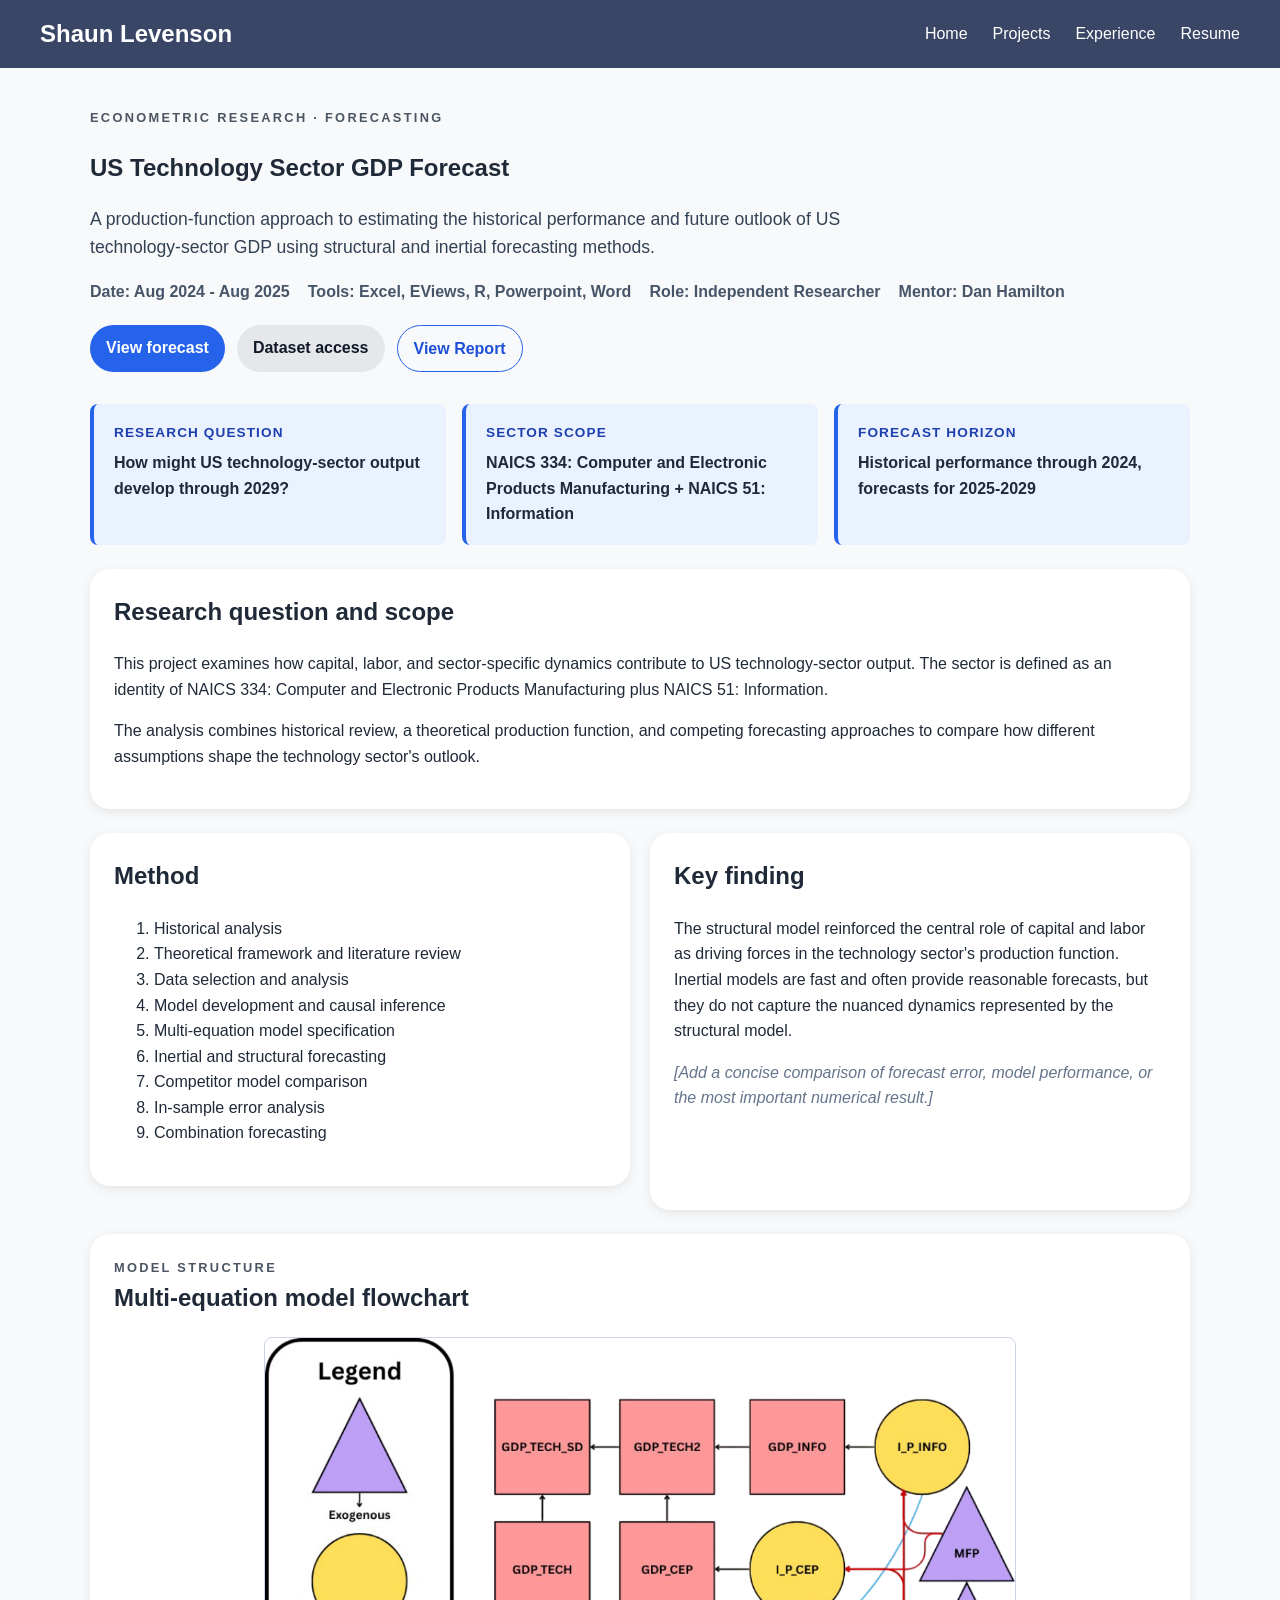
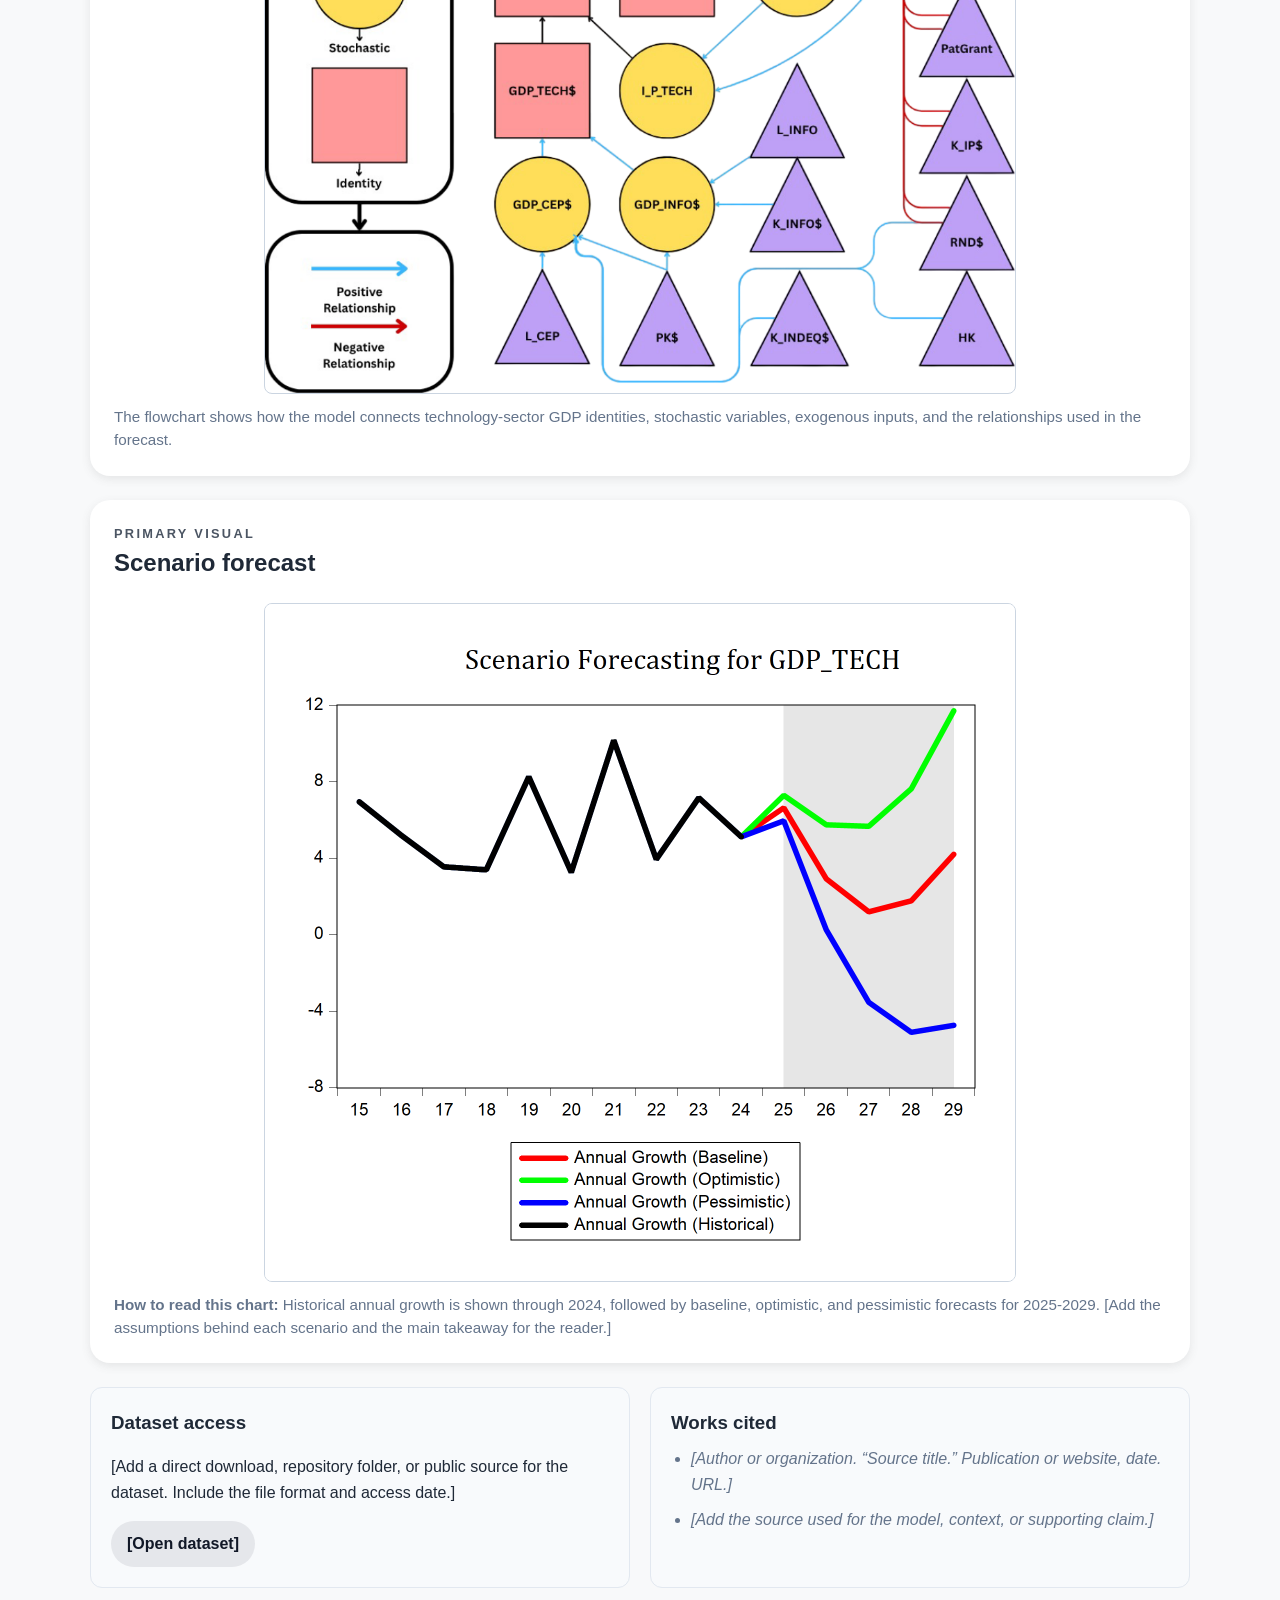
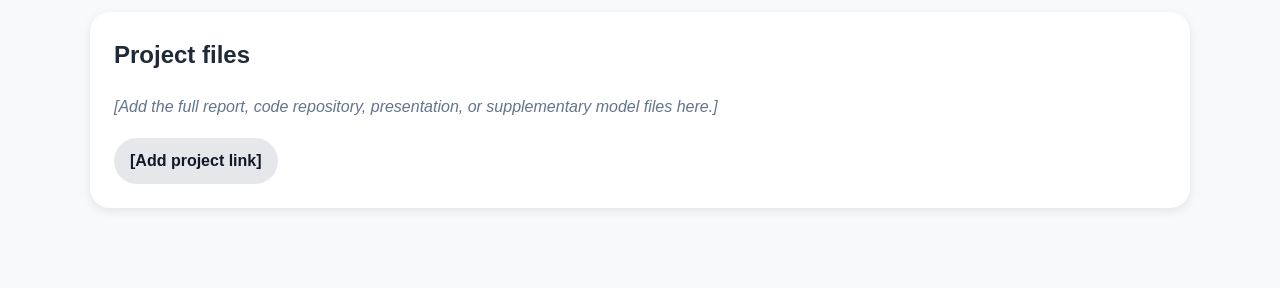
<file: Projects/technology-gdp.html>
<!DOCTYPE html>
<html lang ="en-US">
<head>
<title>US Technology Sector GDP Forecast</title>
<link rel="stylesheet" href="../CSS/style.css">
<link rel="stylesheet" href="../CSS/navbar.css">
<link rel="stylesheet" href="../CSS/project-pages.css">
<meta charset="utf-8">
<meta name="viewport" content="width=device-width, initial-scale=1">
</head>

<body>

    <div id="navbar"></div>

    <main class="page-shell">
        <section class="project-hero">
            <p class="eyebrow">Econometric research · Forecasting</p>
            <h1>US Technology Sector GDP Forecast</h1>
            <p class="project-intro">A production-function approach to estimating the historical performance and future outlook of US technology-sector GDP using structural and inertial forecasting methods.</p>
            <div class="project-meta">
                <span>Date: Aug 2024 - Aug 2025</span>
                <span>Tools: Excel, EViews, R, Powerpoint, Word</span>
                <span>Role: Independent Researcher</span>
                <span>Mentor: Dan Hamilton</span>
            </div>
            <div class="project-actions">
                <a class="btn btn-primary" href="#forecast-chart">View forecast</a>
                <a class="btn btn-secondary" href="#dataset">Dataset access</a>
                <a class="btn btn-tertiary" href="USATechForecast_Report.pdf" target="_blank" rel="noopener noreferrer">View Report</a>
            </div>
        </section>

        <section class="project-summary" aria-label="Project at a glance">
            <article class="summary-item">
                <h2>Research question</h2>
                <p>How might US technology-sector output develop through 2029?</p>
            </article>
            <article class="summary-item">
                <h2>Sector scope</h2>
                <p>NAICS 334: Computer and Electronic Products Manufacturing + NAICS 51: Information</p>
            </article>
            <article class="summary-item">
                <h2>Forecast horizon</h2>
                <p>Historical performance through 2024, forecasts for 2025-2029</p>
            </article>
        </section>

        <section class="content-card project-section">
            <h2>Research question and scope</h2>
            <p>This project examines how capital, labor, and sector-specific dynamics contribute to US technology-sector output. The sector is defined as an identity of NAICS 334: Computer and Electronic Products Manufacturing plus NAICS 51: Information.</p>
            <p>The analysis combines historical review, a theoretical production function, and competing forecasting approaches to compare how different assumptions shape the technology sector's outlook.</p>
        </section>

        <section class="content-grid">
            <article class="content-card project-section">
                <h2>Method</h2>
                <ol>
                    <li>Historical analysis</li>
                    <li>Theoretical framework and literature review</li>
                    <li>Data selection and analysis</li>
                    <li>Model development and causal inference</li>
                    <li>Multi-equation model specification</li>
                    <li>Inertial and structural forecasting</li>
                    <li>Competitor model comparison</li>
                    <li>In-sample error analysis</li>
                    <li>Combination forecasting</li>
                </ol>
            </article>
            <article class="content-card project-section">
                <h2>Key finding</h2>
                <p>The structural model reinforced the central role of capital and labor as driving forces in the technology sector's production function. Inertial models are fast and often provide reasonable forecasts, but they do not capture the nuanced dynamics represented by the structural model.</p>
                <p class="project-placeholder">[Add a concise comparison of forecast error, model performance, or the most important numerical result.]</p>
            </article>
        </section>

        <section class="content-card project-section">
            <p class="eyebrow">Model structure</p>
            <h2>Multi-equation model flowchart</h2>
            <figure class="project-figure">
                <a href="C4_Flowchart.png" target="_blank" rel="noopener noreferrer">
                    <img src="C4_Flowchart.png" alt="Flowchart of the multi-equation technology-sector GDP model, showing identity, stochastic, and exogenous variables connected by positive and negative relationships.">
                </a>
                <figcaption>
                    The flowchart shows how the model connects technology-sector GDP identities, stochastic variables, exogenous inputs, and the relationships used in the forecast.
                </figcaption>
            </figure>
        </section>

        <section id="forecast-chart" class="content-card project-section">
            <p class="eyebrow">Primary visual</p>
            <h2>Scenario forecast</h2>
            <figure class="project-figure">
                <a href="GDP_TECH_FCST.png" target="_blank" rel="noopener noreferrer">
                    <img src="GDP_TECH_FCST.png" alt="Scenario forecast chart for technology-sector GDP growth, showing historical annual growth and baseline, optimistic, and pessimistic forecasts from 2025 through 2029.">
                </a>
                <figcaption>
                    <strong>How to read this chart:</strong> Historical annual growth is shown through 2024, followed by baseline, optimistic, and pessimistic forecasts for 2025-2029. [Add the assumptions behind each scenario and the main takeaway for the reader.]
                </figcaption>
            </figure>
        </section>

        <section class="research-grid" aria-label="Project research resources">
            <article id="dataset" class="research-card">
                <h3>Dataset access</h3>
                <p>[Add a direct download, repository folder, or public source for the dataset. Include the file format and access date.]</p>
                <a class="btn btn-secondary" href="#">[Open dataset]</a>
            </article>
            <article class="research-card">
                <h3>Works cited</h3>
                <ul class="resource-list project-placeholder">
                    <li>[Author or organization. “Source title.” Publication or website, date. URL.]</li>
                    <li>[Add the source used for the model, context, or supporting claim.]</li>
                </ul>
            </article>
        </section>

        <section class="content-card project-section">
            <h2>Project files</h2>
            <p class="project-placeholder">[Add the full report, code repository, presentation, or supplementary model files here.]</p>
            <div class="project-links">
                <a class="btn btn-secondary" href="#">[Add project link]</a>
            </div>
        </section>
    </main>

    <script defer src="../JS/navbar.js"></script>

</body>
</file>
<file: CSS/style.css>
body {
    margin: 0;
    font-family: Arial, Helvetica, sans-serif;
    background-color: #f8f9fa;
    color: #1f2937;
    line-height: 1.6;
}

.page-shell {
    max-width: 1100px;
    margin: 0 auto;
    padding: 40px 24px 80px;
}

.hero {
    display: grid;
    grid-template-columns: 1.4fr 0.8fr;
    gap: 30px;
    align-items: center;
    margin-bottom: 32px;
}

.hero-copy h1 {
    font-size: 2.3rem;
    margin: 8px 0 12px;
}

.eyebrow {
    text-transform: uppercase;
    letter-spacing: 0.18em;
    font-size: 0.8rem;
    color: #4b5563;
    font-weight: 700;
    margin: 0;
}

.hero-actions {
    display: flex;
    flex-wrap: wrap;
    gap: 12px;
    margin-top: 20px;
}

.btn {
    display: inline-block;
    padding: 10px 16px;
    border-radius: 999px;
    text-decoration: none;
    font-weight: 600;
}

.btn-primary {
    background-color: #2563eb;
    color: white;
}

.btn-secondary {
    background-color: #e5e7eb;
    color: #111827;
}

.btn-tertiary {
    background-color: transparent;
    border: 1px solid #2563eb;
    color: #1d4ed8;
}

.profile-photo {
    width: 100%;
    max-width: 280px;
    aspect-ratio: 1;
    height: auto;
    object-fit: cover;
    display: block;
    margin-left: auto;
    border-radius: 50%;
    box-shadow: 0 8px 24px rgba(0, 0, 0, 0.15);
}

.content-grid {
    display: grid;
    grid-template-columns: repeat(2, minmax(0, 1fr));
    gap: 20px;
    margin-bottom: 24px;
}

.content-card,
.feature-item {
    background: white;
    border-radius: 20px;
    padding: 24px;
    box-shadow: 0 3px 10px rgba(87, 88, 88, 0.12);
}

.site-footer {
    max-width: 1100px;
    margin: 0 auto;
    padding: 0 24px 32px;
    color: #64748b;
    font-size: 0.9rem;
    text-align: center;
}

.detail-grid {
    display: grid;
    grid-template-columns: repeat(2, minmax(0, 1fr));
    gap: 20px;
    margin-top: 24px;
    margin-bottom: 24px;
}

.detail-card h2,
.detail-card h3 {
    margin-top: 0;
}

.detail-card h3 {
    margin-bottom: 8px;
}

.detail-card p:last-child,
.detail-card ul:last-child {
    margin-bottom: 0;
}

.detail-placeholder {
    color: #64748b;
    font-style: italic;
}

.detail-table-wrapper {
    overflow-x: auto;
}

.detail-table {
    width: 100%;
    border-collapse: collapse;
    min-width: 420px;
}

.detail-table th,
.detail-table td {
    padding: 12px 14px;
    border-bottom: 1px solid #e2e8f0;
    text-align: left;
    vertical-align: top;
}

.detail-table th {
    color: #1e3a8a;
    font-size: 0.9rem;
}

.detail-table th:first-child,
.detail-table td:first-child {
    white-space: nowrap;
}

.pill-list {
    display: flex;
    flex-wrap: wrap;
    gap: 10px;
    padding: 0;
    margin: 0;
    list-style: none;
}

.pill-list li {
    background: #eef2ff;
    color: #3730a3;
    padding: 7px 12px;
    border-radius: 999px;
    font-size: 0.95rem;
}

.feature-list {
    display: grid;
    grid-template-columns: repeat(3, minmax(0, 1fr));
    gap: 16px;
    margin-top: 16px;
}

.feature-item h3 {
    margin-top: 0;
    margin-bottom: 8px;
}

.timeline-section {
    margin-top: 12px;
}

.timeline {
    position: relative;
    width: min(1100px, 100%);
    margin: 0 auto;
}

.timeline-split {
    display: grid;
    grid-template-columns: minmax(0, 1fr) 70px minmax(0, 1fr);
    align-items: start;
    gap: 0;
    margin-bottom: 18px;
}

.timeline-column {
    display: flex;
    flex-direction: column;
}

.timeline-column-left {
    padding-right: 24px;
}

.timeline-column-right {
    padding-left: 24px;
}

.column-label {
    margin: 0 0 16px;
    font-size: 1.2rem;
    color: #1f2937;
    text-align: center;
}

.timeline-center-rail {
    position: relative;
    width: 4px;
    margin: 0 auto;
    min-height: 100%;
    background: linear-gradient(180deg, #2563eb, #c7d2fe);
    border-radius: 999px;
    overflow: visible;
}

.timeline-center-rail::before {
    content: "";
    position: absolute;
    left: 50%;
    top: 18px;
    transform: translateX(-50%);
    width: 18px;
    height: 18px;
    border-radius: 50%;
    background: #2563eb;
    box-shadow: 0 0 0 4px rgba(37, 99, 235, 0.15);
}

.timeline-item {
    position: relative;
    margin-bottom: 20px;
    width: 100%;
    display: block;
    opacity: 1;
    transform: none;
    transition: opacity 0.25s ease, transform 0.25s ease;
}

.timeline-item.is-visible {
    display: block;
    opacity: 1;
    transform: none;
}

.timeline-column-left .timeline-item {
    margin-right: 18px;
}

.timeline-column-right .timeline-item {
    margin-left: 18px;
}

.timeline-column-left .timeline-item::before,
.timeline-column-right .timeline-item::before {
    content: "";
    position: absolute;
    top: 22px;
    width: 14px;
    height: 14px;
    background: #2563eb;
    border: 3px solid #f8f9fa;
    border-radius: 50%;
    box-shadow: 0 0 0 2px rgba(37, 99, 235, 0.18);
}

.timeline-column-left .timeline-item::before {
    right: -18px;
}

.timeline-column-right .timeline-item::before {
    left: -18px;
}

.timeline-item-secondary {
    opacity: 0.96;
}

.timeline-content {
    background: white;
    border-radius: 18px;
    padding: 0;
    box-shadow: 0 3px 10px rgba(87, 88, 88, 0.12);
    overflow: hidden;
}

.timeline-card-header {
    width: 100%;
    display: flex;
    justify-content: space-between;
    align-items: center;
    gap: 18px;
    background: transparent;
    border: 0;
    padding: 20px 24px 14px;
    text-align: left;
    cursor: pointer;
    color: inherit;
    font: inherit;
}

.timeline-card-header:hover {
    background: #f8fafc;
}

.timeline-card-header:focus-visible {
    outline: 2px solid #2563eb;
    outline-offset: -2px;
}

.timeline-role {
    margin: 0 0 8px;
    color: #2563eb;
    font-weight: 700;
    letter-spacing: 0.04em;
    text-transform: uppercase;
    font-size: 0.72rem;
}

.timeline-content h3 {
    margin: 0;
    font-size: 1.15rem;
}

.timeline-date {
    white-space: nowrap;
    font-weight: 700;
    font-size: 0.9rem;
    color: #475569;
    background: #eff6ff;
    border-radius: 999px;
    padding: 7px 12px;
}

.timeline-body {
    max-height: 0;
    overflow: hidden;
    opacity: 0;
    padding: 0 24px;
    transition: max-height 0.45s ease, opacity 0.3s ease, padding 0.3s ease;
}

.timeline-item.is-expanded .timeline-body {
    opacity: 1;
    padding: 0 24px 22px;
}

.timeline-content ul {
    margin: 0 0 16px;
    padding-left: 18px;
}

.timeline-content li + li {
    margin-top: 8px;
}

.skill-tags {
    display: flex;
    flex-wrap: wrap;
    gap: 8px;
}

.skill-tags span {
    display: inline-block;
    background: #eef2ff;
    color: #3730a3;
    font-size: 0.8rem;
    font-weight: 600;
    border-radius: 999px;
    padding: 6px 10px;
}

.academic-subcards {
    display: grid;
    grid-template-columns: repeat(2, minmax(0, 1fr));
    gap: 12px;
    margin-top: 18px;
}

.academic-subcard {
    background: #f8fafc;
    border: 1px solid #e2e8f0;
    border-radius: 12px;
    padding: 14px 16px;
}

.academic-subcard:only-child {
    grid-column: 1 / -1;
}

.academic-subcard h4 {
    margin: 0 0 8px;
    color: #1e3a8a;
    font-size: 0.92rem;
}

.academic-subcard ul {
    margin: 0;
    padding-left: 18px;
}

.academic-subcard:only-child ul {
    display: grid;
    grid-template-columns: repeat(2, minmax(0, 1fr));
    column-gap: 28px;
}

.academic-subcard li + li {
    margin-top: 5px;
}

.academic-subcard a {
    color: #1d4ed8;
    font-weight: 600;
}

.academic-subcard .btn {
    display: inline-block;
    margin-top: 2px;
    color: #111827;
    font-size: 0.85rem;
}

.timeline-actions {
    margin-top: 18px;
}

.timeline-actions .btn {
    display: inline-block;
    padding: 9px 16px;
    border-radius: 999px;
    text-decoration: none;
    font-weight: 700;
    font-size: 0.9rem;
}

@media (max-width: 800px) {
    .hero,
    .content-grid,
    .feature-list,
    .detail-grid,
    .timeline-split {
        grid-template-columns: 1fr;
    }

    .timeline-center-rail {
        display: none;
    }

    .timeline-column-left,
    .timeline-column-right {
        padding: 0;
    }

    .timeline-column-left .timeline-item,
    .timeline-column-right .timeline-item {
        margin-left: 0;
        margin-right: 0;
    }

    .timeline-column-left .timeline-item::before,
    .timeline-column-right .timeline-item::before {
        left: 12px;
        right: auto;
    }

    .hero-media {
        order: -1;
    }

    .profile-photo {
        margin: 0 auto 12px;
    }

    .timeline-card-header {
        flex-direction: column;
        align-items: flex-start;
    }

    .timeline-date {
        white-space: normal;
    }

    .academic-subcards {
        grid-template-columns: 1fr;
    }

    .academic-subcard:only-child ul {
        grid-template-columns: 1fr;
    }

}
</file>
<file: CSS/navbar.css>
/* Navbar */

.navbar {
    display: flex;
    justify-content: space-between;
    align-items: center;
    background-color: #3a4666;

    padding: 15px 40px;
}


.nav-brand a {
    color: white;
    text-decoration: none;

    font-size: 24px;
    font-weight: bold;
}


.nav-links {
    display: flex;
    align-items: center;
    gap: 25px;
}


.nav-links a {
    color: white;
    text-decoration: none;

    font-size: 16px;
}


.nav-links a:hover {
    color: #BFD7FF;
}

.nav-links a:focus-visible,
.dropbtn:focus-visible {
    outline: 2px solid #BFD7FF;
    outline-offset: 4px;
}

.dropdown {
    position: relative;
}


.dropbtn {
    background: none;
    border: none;

    color: white;
    font-size: 16px;

    cursor: pointer;
}


.dropdown-content {
    display: none;

    position: absolute;

    background-color: white;

    min-width: 250px;

    box-shadow: 0px 4px 10px rgba(0,0,0,0.15);

    z-index: 1;
}


.dropdown-content a {

    display: block;

    color: #212529;

    padding: 12px 15px;
}


.dropdown-content a:hover {

    background-color:#3a4666;

}


.dropdown:hover .dropdown-content {

    display: block;

}

.dropdown:focus-within .dropdown-content {
    display: block;
}

@media (max-width: 800px) {
    .navbar {
        align-items: flex-start;
        flex-direction: column;
        gap: 14px;
        padding: 14px 20px;
    }

    .nav-brand a {
        font-size: 20px;
    }

    .nav-links {
        flex-wrap: wrap;
        gap: 12px 18px;
    }

    .dropdown-content {
        min-width: min(250px, calc(100vw - 40px));
    }
}
</file>
<file: CSS/project-pages.css>
.project-hero {
	margin-bottom: 32px;
}

.project-hero h1 {
	margin-bottom: 12px;
}

.project-hero .project-intro {
	max-width: 760px;
	font-size: 1.1rem;
	color: #334155;
}

.project-actions {
	display: flex;
	flex-wrap: wrap;
	gap: 12px;
	margin-top: 20px;
}

.project-meta {
	display: flex;
	flex-wrap: wrap;
	gap: 10px 18px;
	margin-top: 18px;
	color: #475569;
	font-weight: 600;
}

.project-section {
	margin-bottom: 24px;
}

.project-section:last-child {
	margin-bottom: 0;
}

.project-section h2 {
	margin-top: 0;
}

.project-summary {
	display: grid;
	grid-template-columns: repeat(3, minmax(0, 1fr));
	gap: 16px;
	margin-bottom: 24px;
}

.summary-item {
	padding: 18px 20px;
	background: #eaf2ff;
	border-left: 4px solid #2563eb;
	border-radius: 8px;
}

.summary-item h2 {
	margin: 0 0 6px;
	font-size: 0.85rem;
	letter-spacing: 0.08em;
	text-transform: uppercase;
	color: #1e40af;
}

.summary-item p {
	margin: 0;
	font-weight: 600;
	color: #1e293b;
}

.research-grid {
	display: grid;
	grid-template-columns: repeat(2, minmax(0, 1fr));
	gap: 20px;
	margin-bottom: 24px;
}

.research-card {
	background: #f8fafc;
	border: 1px solid #e2e8f0;
	border-radius: 12px;
	padding: 20px;
}

.research-card h3 {
	margin-top: 0;
	margin-bottom: 8px;
}

.research-card p:last-child,
.research-card ul:last-child {
	margin-bottom: 0;
}

.chart-placeholder {
	display: grid;
	min-height: 220px;
	place-items: center;
	margin: 16px 0;
	border: 2px dashed #93c5fd;
	border-radius: 8px;
	background: #eff6ff;
	color: #1e40af;
	text-align: center;
	padding: 20px;
}

.chart-description {
	color: #475569;
	font-size: 0.95rem;
}

.resource-list {
	margin: 0;
	padding-left: 20px;
}

.resource-list li + li {
	margin-top: 10px;
}

.resource-list a {
	color: #1d4ed8;
	font-weight: 600;
}

.project-placeholder {
	color: #64748b;
	font-style: italic;
}

.project-links {
	display: flex;
	flex-wrap: wrap;
	gap: 12px;
	margin-top: 18px;
}

.project-image-placeholder {
	display: grid;
	min-height: 180px;
	place-items: center;
	margin-top: 16px;
	border: 2px dashed #cbd5e1;
	border-radius: 12px;
	color: #64748b;
	text-align: center;
}

.project-figure {
	margin: 0;
}

.project-figure a {
	display: block;
}

.project-figure img {
	display: block;
	width: 100%;
	max-width: 750px;
	height: auto;
	margin: 0 auto;
	border: 1px solid #cbd5e1;
	border-radius: 8px;
}

.project-figure figcaption {
	margin-top: 12px;
	color: #64748b;
	font-size: 0.95rem;
	line-height: 1.5;
}

@media (max-width: 800px) {
	.project-meta {
		flex-direction: column;
		gap: 6px;
	}

	.research-grid {
		grid-template-columns: 1fr;
	}

	.project-summary {
		grid-template-columns: 1fr;
	}
}
</file>
